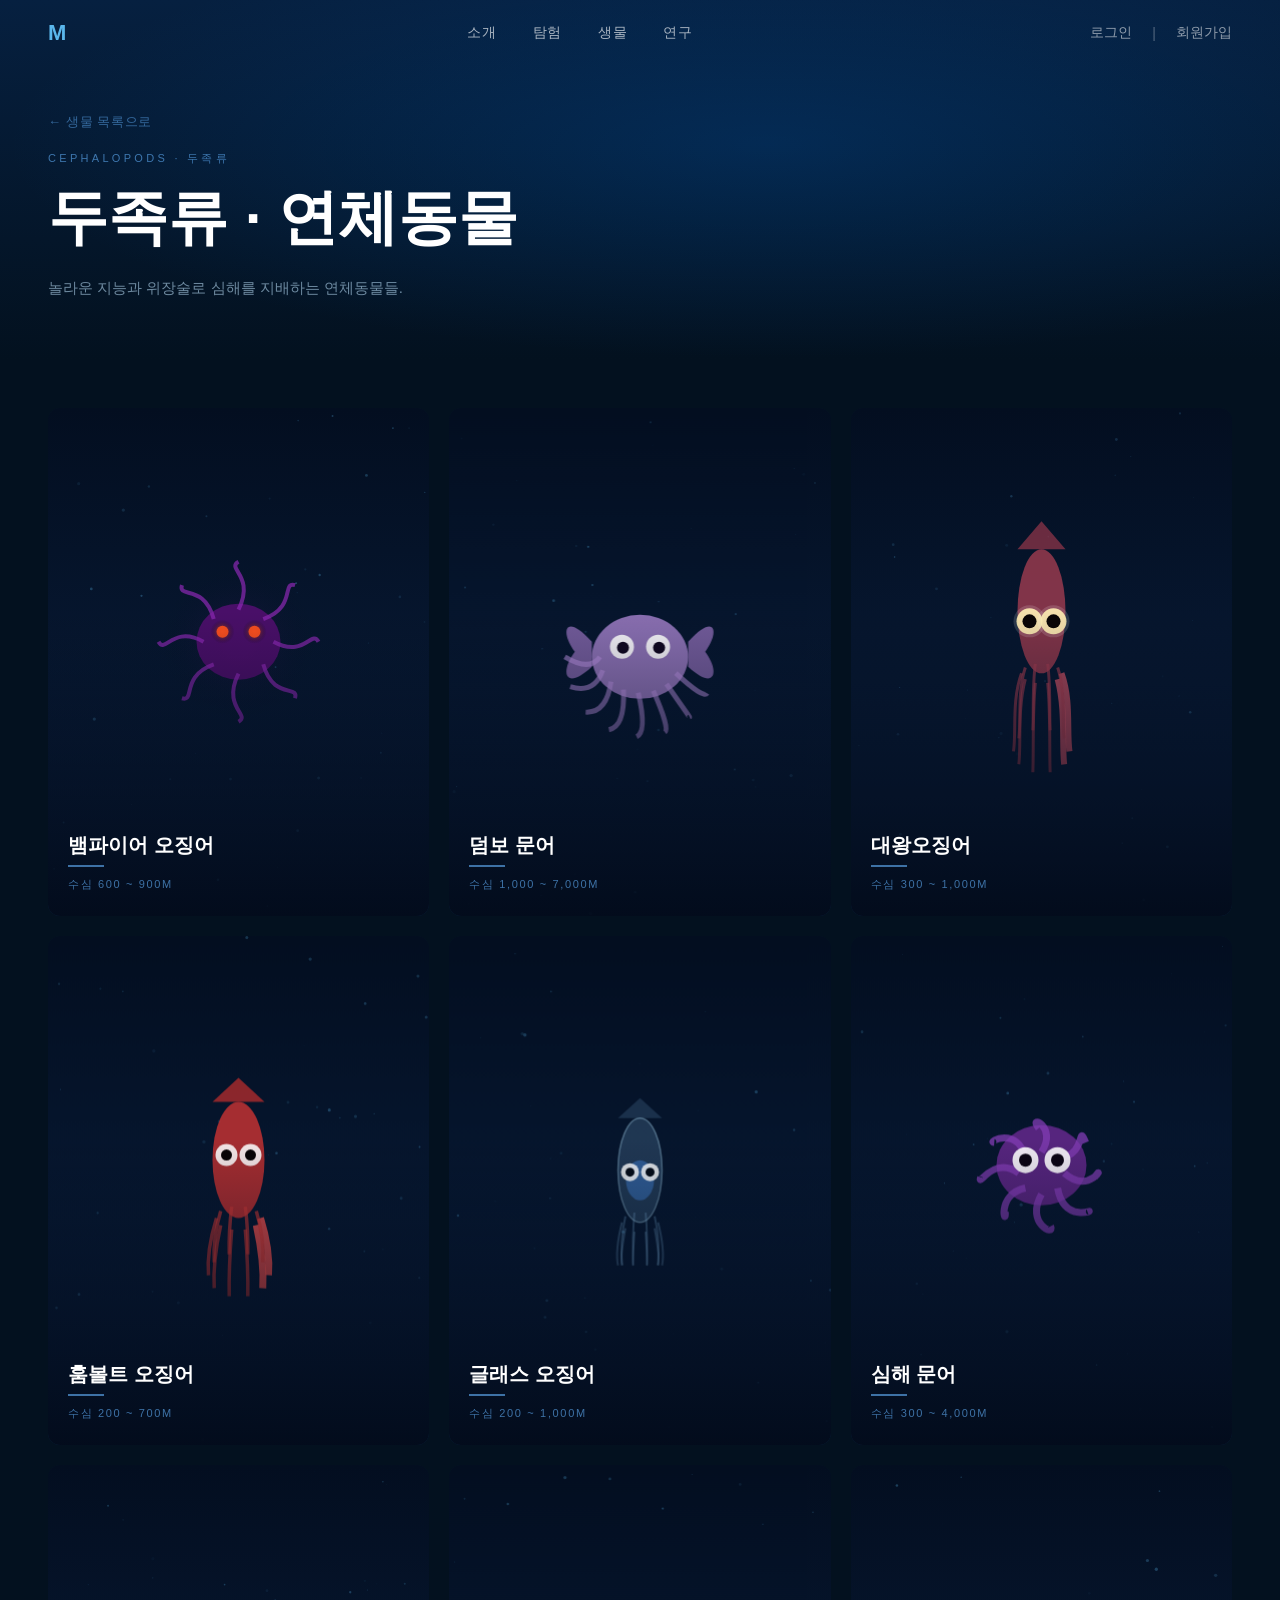
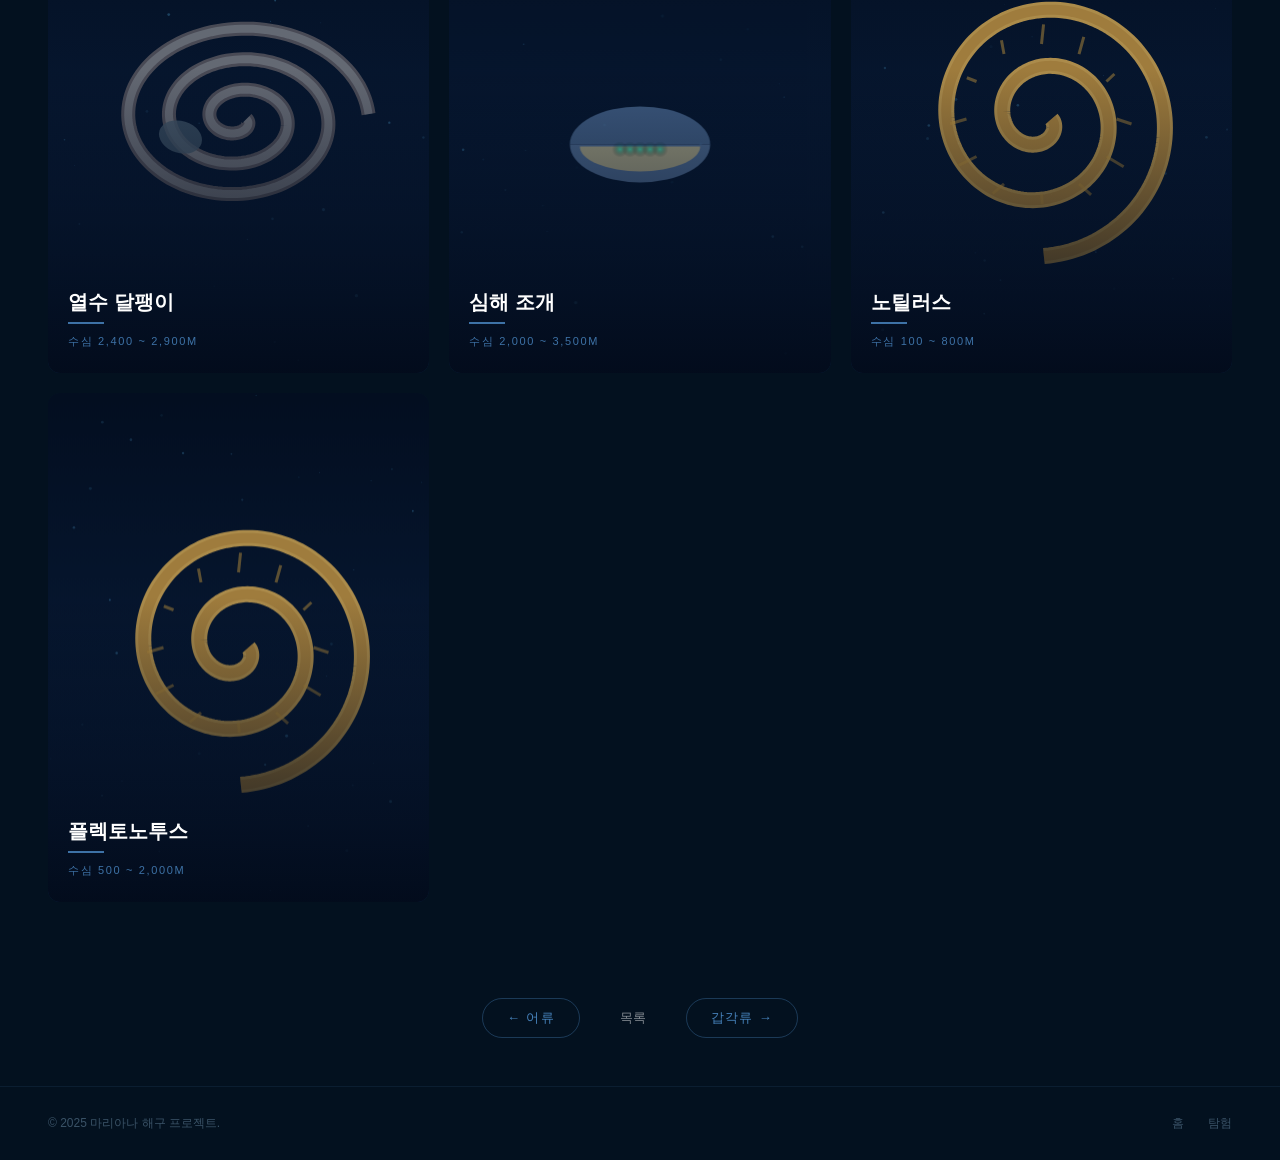
<file: cephalopod.html>
<!DOCTYPE html>
<html lang="ko">
<head>
  <meta charset="UTF-8"/>
  <meta name="viewport" content="width=device-width,initial-scale=1.0"/>
  <title>마리아나 해구 — 두족류·연체동물</title>
  <link rel="stylesheet" href="style.css"/>
</head>
<body>
<div class="site">

  <nav>
    <div class="nav-logo">M</div>
    <div class="nav-links">
      <a href="index.html">소개</a><a href="explore.html">탐험</a>
      <a href="index.html#creatures">생물</a><a href="index.html#zones">연구</a>
    </div>
    <div class="nav-auth">
      <a href="#">로그인</a><span class="nav-divider">|</span><a href="#">회원가입</a>
    </div>
  </nav>

  <div class="sub-hero">
    <div class="sub-hero-content">
      <a href="index.html#creatures" class="breadcrumb">← 생물 목록으로</a>
      <div class="sub-tag">Cephalopods · 두족류</div>
      <h1 class="sub-title">두족류 · 연체동물</h1>
      <p class="sub-desc">놀라운 지능과 위장술로 심해를 지배하는 연체동물들.</p>
    </div>
  </div>

  <div class="creature-grid" id="creatureGrid">
    <div class="creature-card" data-idx="0"><canvas></canvas><div class="creature-card-overlay"></div>
      <div class="creature-info"><div class="creature-name">뱀파이어 오징어</div><div class="creature-name-divider"></div>
        <div class="creature-desc">위협 시 망토처럼 몸을 감싸며 가시를 드러냅니다. 오징어와 문어의 특성을 동시에 가진 고대 연체동물.</div>
        <div class="creature-depth">수심 600 ~ 900m</div></div></div>

    <div class="creature-card" data-idx="1"><canvas></canvas><div class="creature-card-overlay"></div>
      <div class="creature-info"><div class="creature-name">덤보 문어</div><div class="creature-name-divider"></div>
        <div class="creature-desc">귀처럼 생긴 지느러미로 천천히 유영합니다. 심해에서 발견되는 가장 귀여운 두족류.</div>
        <div class="creature-depth">수심 1,000 ~ 7,000m</div></div></div>

    <div class="creature-card" data-idx="2"><canvas></canvas><div class="creature-card-overlay"></div>
      <div class="creature-info"><div class="creature-name">대왕오징어</div><div class="creature-name-divider"></div>
        <div class="creature-desc">눈 지름만 30cm에 달하는 거대 두족류. 향유고래와 치열한 사냥 전쟁을 벌입니다.</div>
        <div class="creature-depth">수심 300 ~ 1,000m</div></div></div>

    <div class="creature-card" data-idx="3"><canvas></canvas><div class="creature-card-overlay"></div>
      <div class="creature-info"><div class="creature-name">훔볼트 오징어</div><div class="creature-name-divider"></div>
        <div class="creature-desc">몸 색깔을 빠르게 바꾸며 집단으로 사냥합니다. 강한 부리로 먹이를 절단합니다.</div>
        <div class="creature-depth">수심 200 ~ 700m</div></div></div>

    <div class="creature-card" data-idx="4"><canvas></canvas><div class="creature-card-overlay"></div>
      <div class="creature-info"><div class="creature-name">글래스 오징어</div><div class="creature-name-divider"></div>
        <div class="creature-desc">몸이 투명하여 포식자의 눈을 피합니다. 내장만 불투명하게 보이는 독특한 구조.</div>
        <div class="creature-depth">수심 200 ~ 1,000m</div></div></div>

    <div class="creature-card" data-idx="5"><canvas></canvas><div class="creature-card-overlay"></div>
      <div class="creature-info"><div class="creature-name">심해 문어</div><div class="creature-name-divider"></div>
        <div class="creature-desc">빛이 전혀 없는 환경에서 화학 신호로 소통합니다. 피부의 광수용체로 색을 감지합니다.</div>
        <div class="creature-depth">수심 300 ~ 4,000m</div></div></div>

    <div class="creature-card" data-idx="6"><canvas></canvas><div class="creature-card-overlay"></div>
      <div class="creature-info"><div class="creature-name">열수 달팽이</div><div class="creature-name-divider"></div>
        <div class="creature-desc">황화철을 껍데기에 흡수해 철갑 껍데기를 형성합니다. 열수분출공 주변에만 서식합니다.</div>
        <div class="creature-depth">수심 2,400 ~ 2,900m</div></div></div>

    <div class="creature-card" data-idx="7"><canvas></canvas><div class="creature-card-overlay"></div>
      <div class="creature-info"><div class="creature-name">심해 조개</div><div class="creature-name-divider"></div>
        <div class="creature-desc">열수분출공 주변에서 황화수소로 에너지를 얻는 공생 박테리아를 품고 살아갑니다.</div>
        <div class="creature-depth">수심 2,000 ~ 3,500m</div></div></div>

    <div class="creature-card" data-idx="8"><canvas></canvas><div class="creature-card-overlay"></div>
      <div class="creature-info"><div class="creature-name">노틸러스</div><div class="creature-name-divider"></div>
        <div class="creature-desc">수억 년간 형태가 변하지 않은 살아있는 화석. 나선형 껍데기 속 공기방으로 부력을 조절합니다.</div>
        <div class="creature-depth">수심 100 ~ 800m</div></div></div>

    <div class="creature-card" data-idx="9"><canvas></canvas><div class="creature-card-overlay"></div>
      <div class="creature-info"><div class="creature-name">플렉토노투스</div><div class="creature-name-divider"></div>
        <div class="creature-desc">극심한 수압 속에서도 연약한 몸을 유지하는 희귀 연체동물. 발광 기관을 통해 위협을 줍니다.</div>
        <div class="creature-depth">수심 500 ~ 2,000m</div></div></div>
  </div>

  <div class="sub-nav-btns">
    <a href="fish.html" class="sub-nav-btn">← 어류</a>
    <a href="index.html#creatures" class="sub-nav-home">목록</a>
    <a href="crustacean.html" class="sub-nav-btn">갑각류 →</a>
  </div>

  <footer>
    <div class="footer-copy">© 2025 마리아나 해구 프로젝트.</div>
    <div class="footer-links"><a href="index.html">홈</a><a href="explore.html">탐험</a></div>
  </footer>
</div>
<script src="script.js"></script>
</body>
</html>
</file>
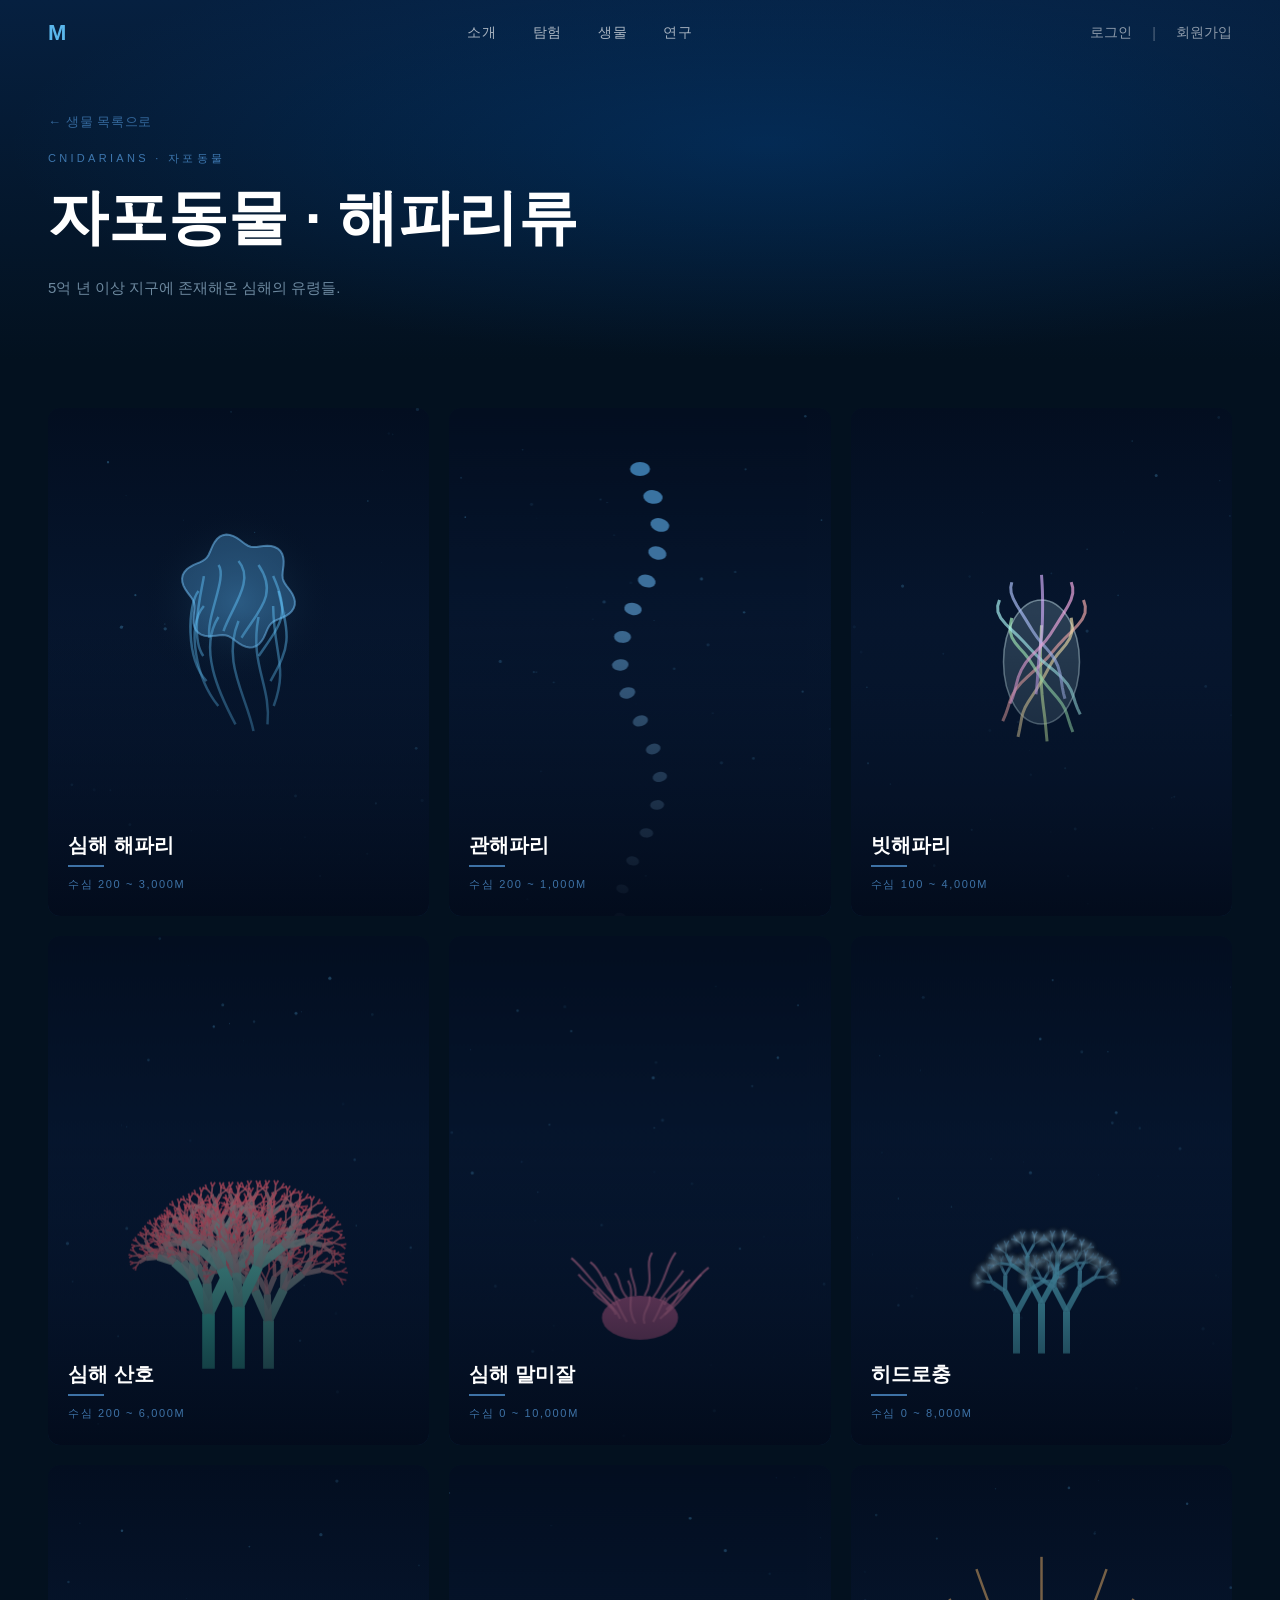
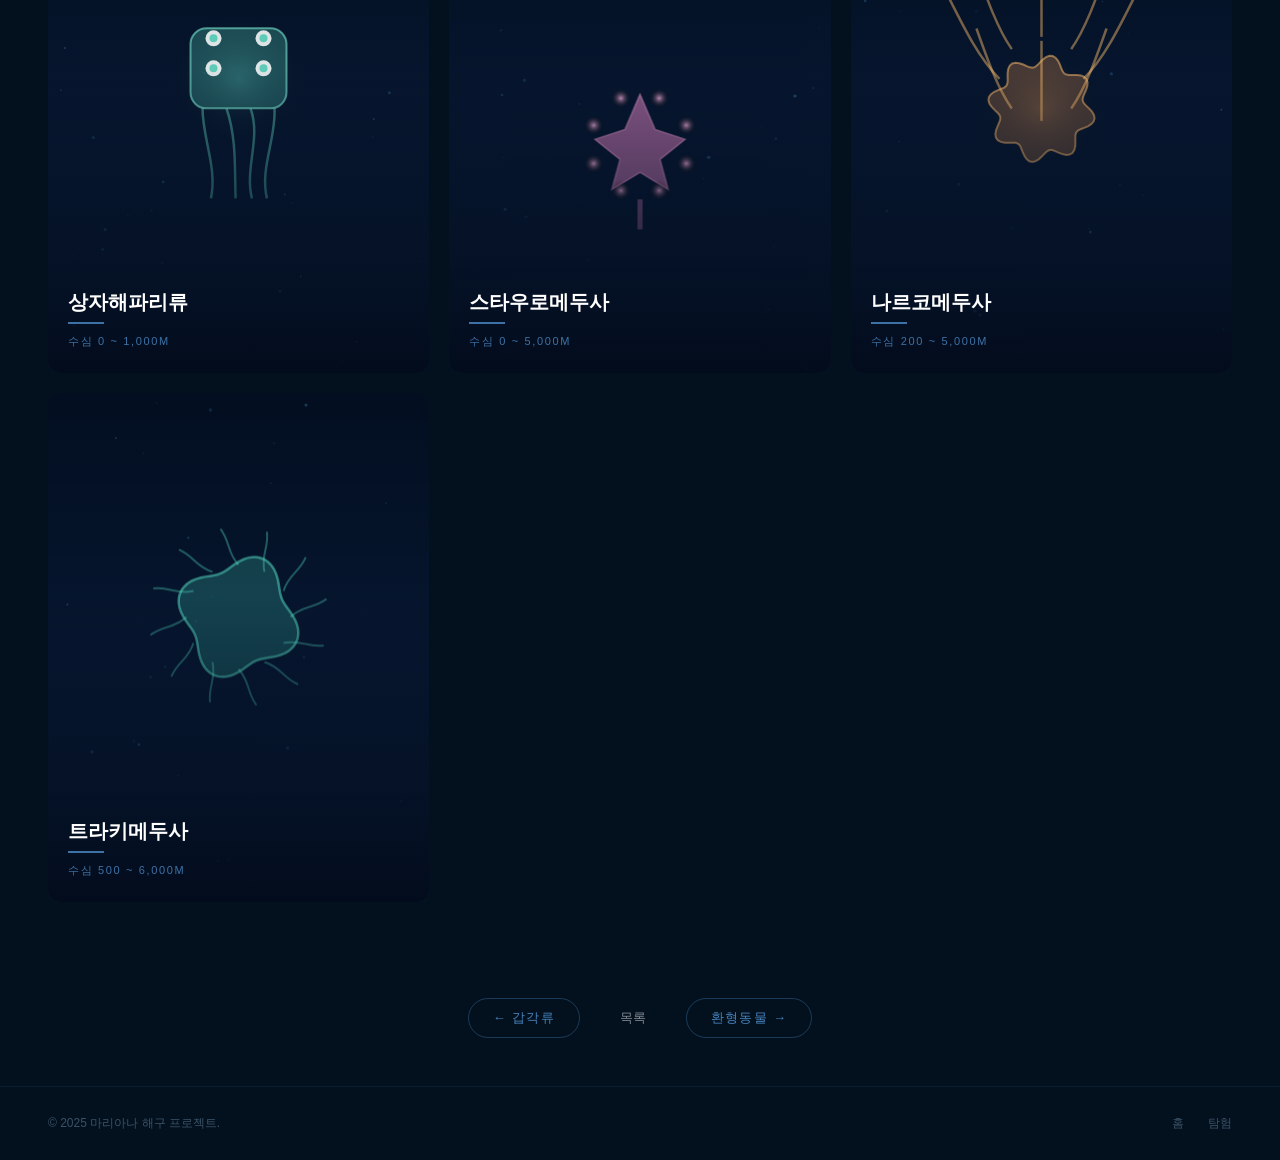
<file: cnidarian.html>
<!DOCTYPE html>
<html lang="ko">
<head>
  <meta charset="UTF-8"/>
  <meta name="viewport" content="width=device-width,initial-scale=1.0"/>
  <title>마리아나 해구 — 자포동물·해파리류</title>
  <link rel="stylesheet" href="style.css"/>
</head>
<body>
<div class="site">
  <nav>
    <div class="nav-logo">M</div>
    <div class="nav-links">
      <a href="index.html">소개</a><a href="explore.html">탐험</a>
      <a href="index.html#creatures">생물</a><a href="index.html#zones">연구</a>
    </div>
    <div class="nav-auth"><a href="#">로그인</a><span class="nav-divider">|</span><a href="#">회원가입</a></div>
  </nav>

  <div class="sub-hero">
    <div class="sub-hero-content">
      <a href="index.html#creatures" class="breadcrumb">← 생물 목록으로</a>
      <div class="sub-tag">Cnidarians · 자포동물</div>
      <h1 class="sub-title">자포동물 · 해파리류</h1>
      <p class="sub-desc">5억 년 이상 지구에 존재해온 심해의 유령들.</p>
    </div>
  </div>

  <div class="creature-grid" id="creatureGrid">
    <div class="creature-card" data-idx="0"><canvas></canvas><div class="creature-card-overlay"></div>
      <div class="creature-info"><div class="creature-name">심해 해파리</div><div class="creature-name-divider"></div>
        <div class="creature-desc">완전한 암흑 속에서 생물발광으로 빛을 냅니다. 뇌도 심장도 없이 5억 년을 살아온 생물입니다.</div>
        <div class="creature-depth">수심 200 ~ 3,000m</div></div></div>

    <div class="creature-card" data-idx="1"><canvas></canvas><div class="creature-card-overlay"></div>
      <div class="creature-info"><div class="creature-name">관해파리</div><div class="creature-name-divider"></div>
        <div class="creature-desc">수십 미터 길이의 군체 생물로 지구 최장 동물 중 하나. 수천 개의 개체가 하나처럼 움직입니다.</div>
        <div class="creature-depth">수심 200 ~ 1,000m</div></div></div>

    <div class="creature-card" data-idx="2"><canvas></canvas><div class="creature-card-overlay"></div>
      <div class="creature-info"><div class="creature-name">빗해파리</div><div class="creature-name-divider"></div>
        <div class="creature-desc">섬유 대신 섬모로 유영하는 투명 생물. 빛을 산란시켜 무지개빛을 만들어냅니다.</div>
        <div class="creature-depth">수심 100 ~ 4,000m</div></div></div>

    <div class="creature-card" data-idx="3"><canvas></canvas><div class="creature-card-overlay"></div>
      <div class="creature-info"><div class="creature-name">심해 산호</div><div class="creature-name-divider"></div>
        <div class="creature-desc">빛 없이도 수백 년간 자라는 냉수 산호. 수온 4°C 이하의 심해에서도 생태계를 형성합니다.</div>
        <div class="creature-depth">수심 200 ~ 6,000m</div></div></div>

    <div class="creature-card" data-idx="4"><canvas></canvas><div class="creature-card-overlay"></div>
      <div class="creature-info"><div class="creature-name">심해 말미잘</div><div class="creature-name-divider"></div>
        <div class="creature-desc">해저 퇴적물 위에 고착하여 먹이를 포획합니다. 독침이 달린 촉수로 지나가는 생물을 마비시킵니다.</div>
        <div class="creature-depth">수심 0 ~ 10,000m</div></div></div>

    <div class="creature-card" data-idx="5"><canvas></canvas><div class="creature-card-overlay"></div>
      <div class="creature-info"><div class="creature-name">히드로충</div><div class="creature-name-divider"></div>
        <div class="creature-desc">해파리의 친척으로 군체를 이루어 암벽에 서식합니다. 무성생식과 유성생식을 번갈아 합니다.</div>
        <div class="creature-depth">수심 0 ~ 8,000m</div></div></div>

    <div class="creature-card" data-idx="6"><canvas></canvas><div class="creature-card-overlay"></div>
      <div class="creature-info"><div class="creature-name">상자해파리류</div><div class="creature-name-divider"></div>
        <div class="creature-desc">강력한 독침을 가진 사각형 심해 해파리. 24개의 눈 중 4개는 색을 볼 수 있습니다.</div>
        <div class="creature-depth">수심 0 ~ 1,000m</div></div></div>

    <div class="creature-card" data-idx="7"><canvas></canvas><div class="creature-card-overlay"></div>
      <div class="creature-info"><div class="creature-name">스타우로메두사</div><div class="creature-name-divider"></div>
        <div class="creature-desc">해저 바닥에 붙어 사는 고착형 해파리. 자유롭게 유영하지 않고 기질에 흡착해 생활합니다.</div>
        <div class="creature-depth">수심 0 ~ 5,000m</div></div></div>

    <div class="creature-card" data-idx="8"><canvas></canvas><div class="creature-card-overlay"></div>
      <div class="creature-info"><div class="creature-name">나르코메두사</div><div class="creature-name-divider"></div>
        <div class="creature-desc">촉수가 몸 위쪽에 달린 특이한 형태의 해파리. 다른 해파리의 몸에 기생하는 특이한 습성을 가집니다.</div>
        <div class="creature-depth">수심 200 ~ 5,000m</div></div></div>

    <div class="creature-card" data-idx="9"><canvas></canvas><div class="creature-card-overlay"></div>
      <div class="creature-info"><div class="creature-name">트라키메두사</div><div class="creature-name-divider"></div>
        <div class="creature-desc">완전한 심해 적응형으로 표층에는 올라오지 않습니다. 근육질 우산으로 강하게 유영합니다.</div>
        <div class="creature-depth">수심 500 ~ 6,000m</div></div></div>
  </div>

  <div class="sub-nav-btns">
    <a href="crustacean.html" class="sub-nav-btn">← 갑각류</a>
    <a href="index.html#creatures" class="sub-nav-home">목록</a>
    <a href="worm.html" class="sub-nav-btn">환형동물 →</a>
  </div>

  <footer>
    <div class="footer-copy">© 2025 마리아나 해구 프로젝트.</div>
    <div class="footer-links"><a href="index.html">홈</a><a href="explore.html">탐험</a></div>
  </footer>
</div>
<script src="script.js"></script>
</body>
</html>
</file>
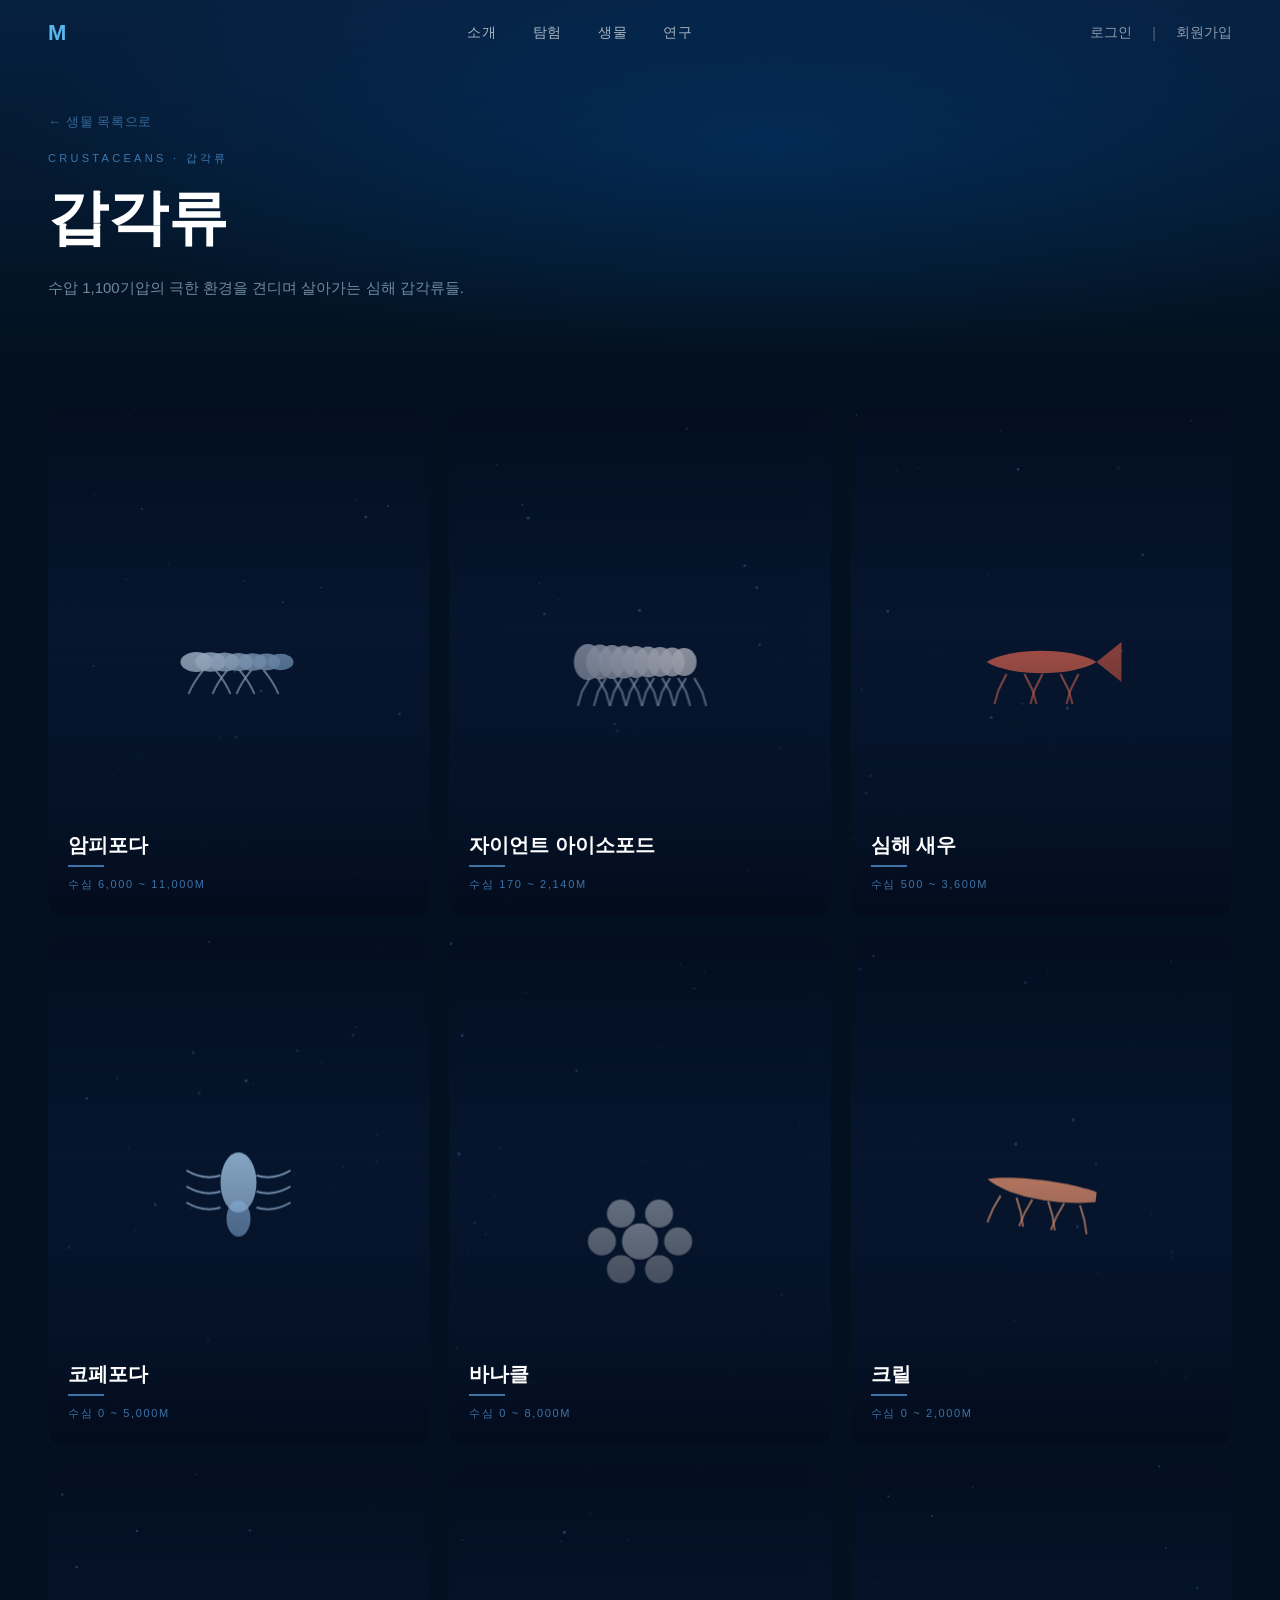
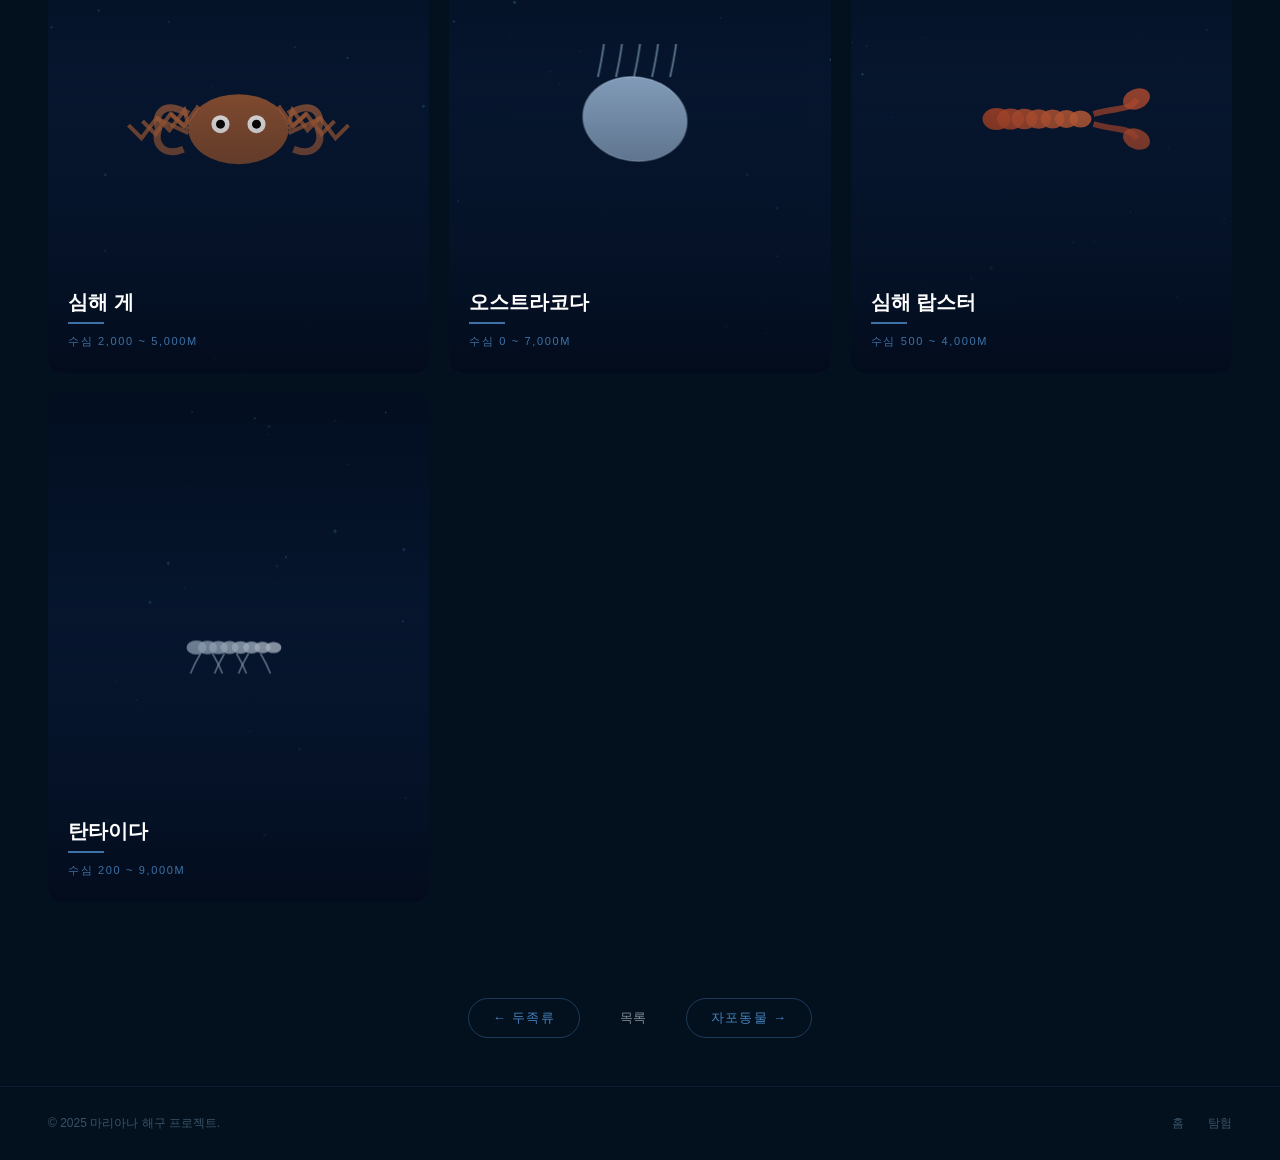
<file: crustacean.html>
<!DOCTYPE html>
<html lang="ko">
<head>
  <meta charset="UTF-8"/>
  <meta name="viewport" content="width=device-width,initial-scale=1.0"/>
  <title>마리아나 해구 — 갑각류</title>
  <link rel="stylesheet" href="style.css"/>
</head>
<body>
<div class="site">
  <nav>
    <div class="nav-logo">M</div>
    <div class="nav-links">
      <a href="index.html">소개</a><a href="explore.html">탐험</a>
      <a href="index.html#creatures">생물</a><a href="index.html#zones">연구</a>
    </div>
    <div class="nav-auth"><a href="#">로그인</a><span class="nav-divider">|</span><a href="#">회원가입</a></div>
  </nav>

  <div class="sub-hero">
    <div class="sub-hero-content">
      <a href="index.html#creatures" class="breadcrumb">← 생물 목록으로</a>
      <div class="sub-tag">Crustaceans · 갑각류</div>
      <h1 class="sub-title">갑각류</h1>
      <p class="sub-desc">수압 1,100기압의 극한 환경을 견디며 살아가는 심해 갑각류들.</p>
    </div>
  </div>

  <div class="creature-grid" id="creatureGrid">
    <div class="creature-card" data-idx="0"><canvas></canvas><div class="creature-card-overlay"></div>
      <div class="creature-info"><div class="creature-name">암피포다</div><div class="creature-name-divider"></div>
        <div class="creature-desc">챌린저 딥 최심부에서도 발견되는 극한 적응 갑각류. 수압 1,100기압을 견디며 해저를 청소합니다.</div>
        <div class="creature-depth">수심 6,000 ~ 11,000m</div></div></div>

    <div class="creature-card" data-idx="1"><canvas></canvas><div class="creature-card-overlay"></div>
      <div class="creature-info"><div class="creature-name">자이언트 아이소포드</div><div class="creature-name-divider"></div>
        <div class="creature-desc">쥐며느리의 친척으로 길이 최대 50cm까지 자랍니다. 먹이 없이 수년간 생존 가능합니다.</div>
        <div class="creature-depth">수심 170 ~ 2,140m</div></div></div>

    <div class="creature-card" data-idx="2"><canvas></canvas><div class="creature-card-overlay"></div>
      <div class="creature-info"><div class="creature-name">심해 새우</div><div class="creature-name-divider"></div>
        <div class="creature-desc">눈이 퇴화하거나 열 감지 기관으로 대체된 심해 새우. 열수분출공 주변에서 황화수소를 이용합니다.</div>
        <div class="creature-depth">수심 500 ~ 3,600m</div></div></div>

    <div class="creature-card" data-idx="3"><canvas></canvas><div class="creature-card-overlay"></div>
      <div class="creature-info"><div class="creature-name">코페포다</div><div class="creature-name-divider"></div>
        <div class="creature-desc">해양 먹이사슬의 핵심이 되는 초소형 갑각류. 전 세계 해양에서 가장 많은 동물 중 하나입니다.</div>
        <div class="creature-depth">수심 0 ~ 5,000m</div></div></div>

    <div class="creature-card" data-idx="4"><canvas></canvas><div class="creature-card-overlay"></div>
      <div class="creature-info"><div class="creature-name">바나클</div><div class="creature-name-divider"></div>
        <div class="creature-desc">심해 암석과 고래 뼈에 붙어 서식하는 만각류. 자신의 몸길이보다 긴 음경을 가진 동물로 유명합니다.</div>
        <div class="creature-depth">수심 0 ~ 8,000m</div></div></div>

    <div class="creature-card" data-idx="5"><canvas></canvas><div class="creature-card-overlay"></div>
      <div class="creature-info"><div class="creature-name">크릴</div><div class="creature-name-divider"></div>
        <div class="creature-desc">심해까지 수직 이동하며 탄소 순환에 기여하는 무리 생물. 고래와 펭귄의 주요 먹이입니다.</div>
        <div class="creature-depth">수심 0 ~ 2,000m</div></div></div>

    <div class="creature-card" data-idx="6"><canvas></canvas><div class="creature-card-overlay"></div>
      <div class="creature-info"><div class="creature-name">심해 게</div><div class="creature-name-divider"></div>
        <div class="creature-desc">열수분출공 주변 황화수소 환경에서 생존하는 게. 털로 뒤덮인 집게발이 특징입니다.</div>
        <div class="creature-depth">수심 2,000 ~ 5,000m</div></div></div>

    <div class="creature-card" data-idx="7"><canvas></canvas><div class="creature-card-overlay"></div>
      <div class="creature-info"><div class="creature-name">오스트라코다</div><div class="creature-name-divider"></div>
        <div class="creature-desc">두 장의 껍데기를 가진 씨앗 모양의 소형 갑각류. 화석 기록이 5억 년 전으로 거슬러 올라갑니다.</div>
        <div class="creature-depth">수심 0 ~ 7,000m</div></div></div>

    <div class="creature-card" data-idx="8"><canvas></canvas><div class="creature-card-overlay"></div>
      <div class="creature-info"><div class="creature-name">심해 랍스터</div><div class="creature-name-divider"></div>
        <div class="creature-desc">감각 기관이 극도로 발달한 심해 랍스터. 화학 물질로 먹이를 감지하며 느린 신진대사로 수십 년을 삽니다.</div>
        <div class="creature-depth">수심 500 ~ 4,000m</div></div></div>

    <div class="creature-card" data-idx="9"><canvas></canvas><div class="creature-card-overlay"></div>
      <div class="creature-info"><div class="creature-name">탄타이다</div><div class="creature-name-divider"></div>
        <div class="creature-desc">해저 퇴적물 속에 굴을 파고 서식하는 소형 갑각류. 다른 갑각류와 달리 유생 단계를 거치지 않습니다.</div>
        <div class="creature-depth">수심 200 ~ 9,000m</div></div></div>
  </div>

  <div class="sub-nav-btns">
    <a href="cephalopod.html" class="sub-nav-btn">← 두족류</a>
    <a href="index.html#creatures" class="sub-nav-home">목록</a>
    <a href="cnidarian.html" class="sub-nav-btn">자포동물 →</a>
  </div>

  <footer>
    <div class="footer-copy">© 2025 마리아나 해구 프로젝트.</div>
    <div class="footer-links"><a href="index.html">홈</a><a href="explore.html">탐험</a></div>
  </footer>
</div>
<script src="script.js"></script>
</body>
</html>
</file>
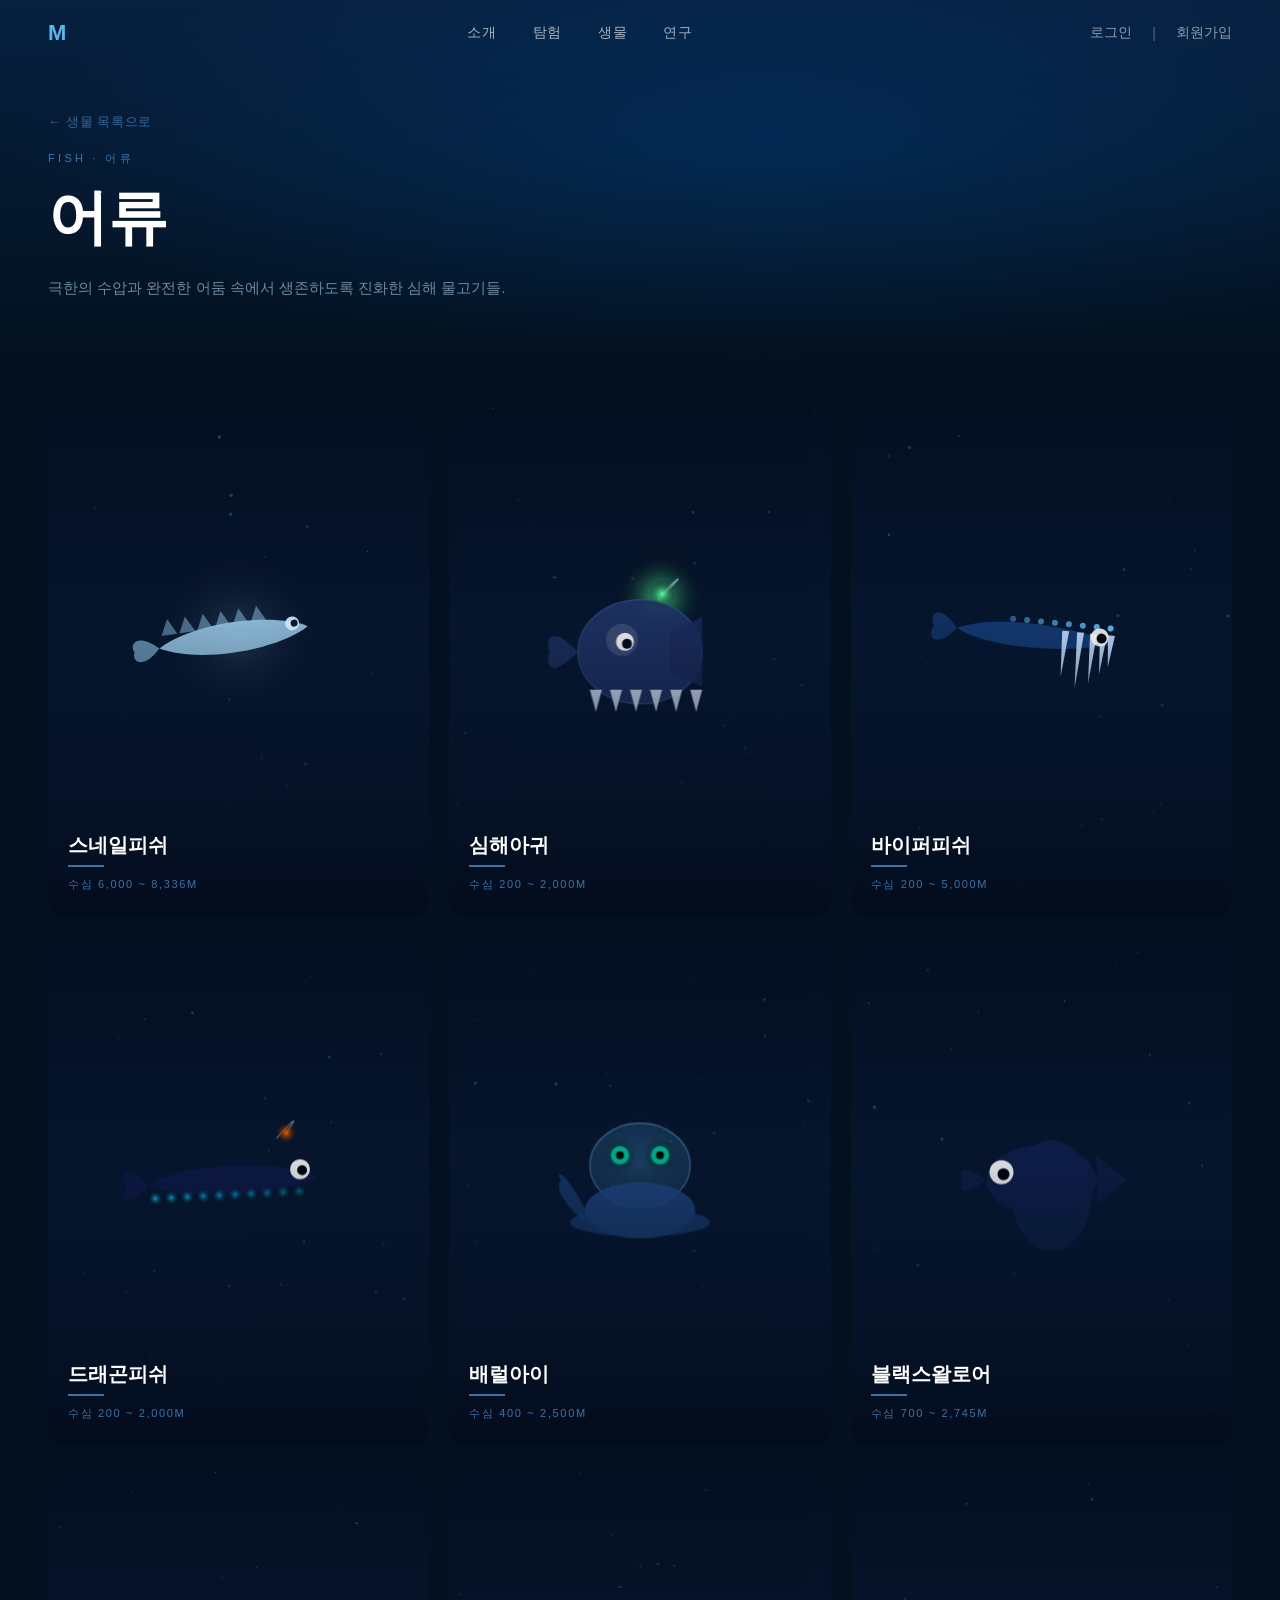
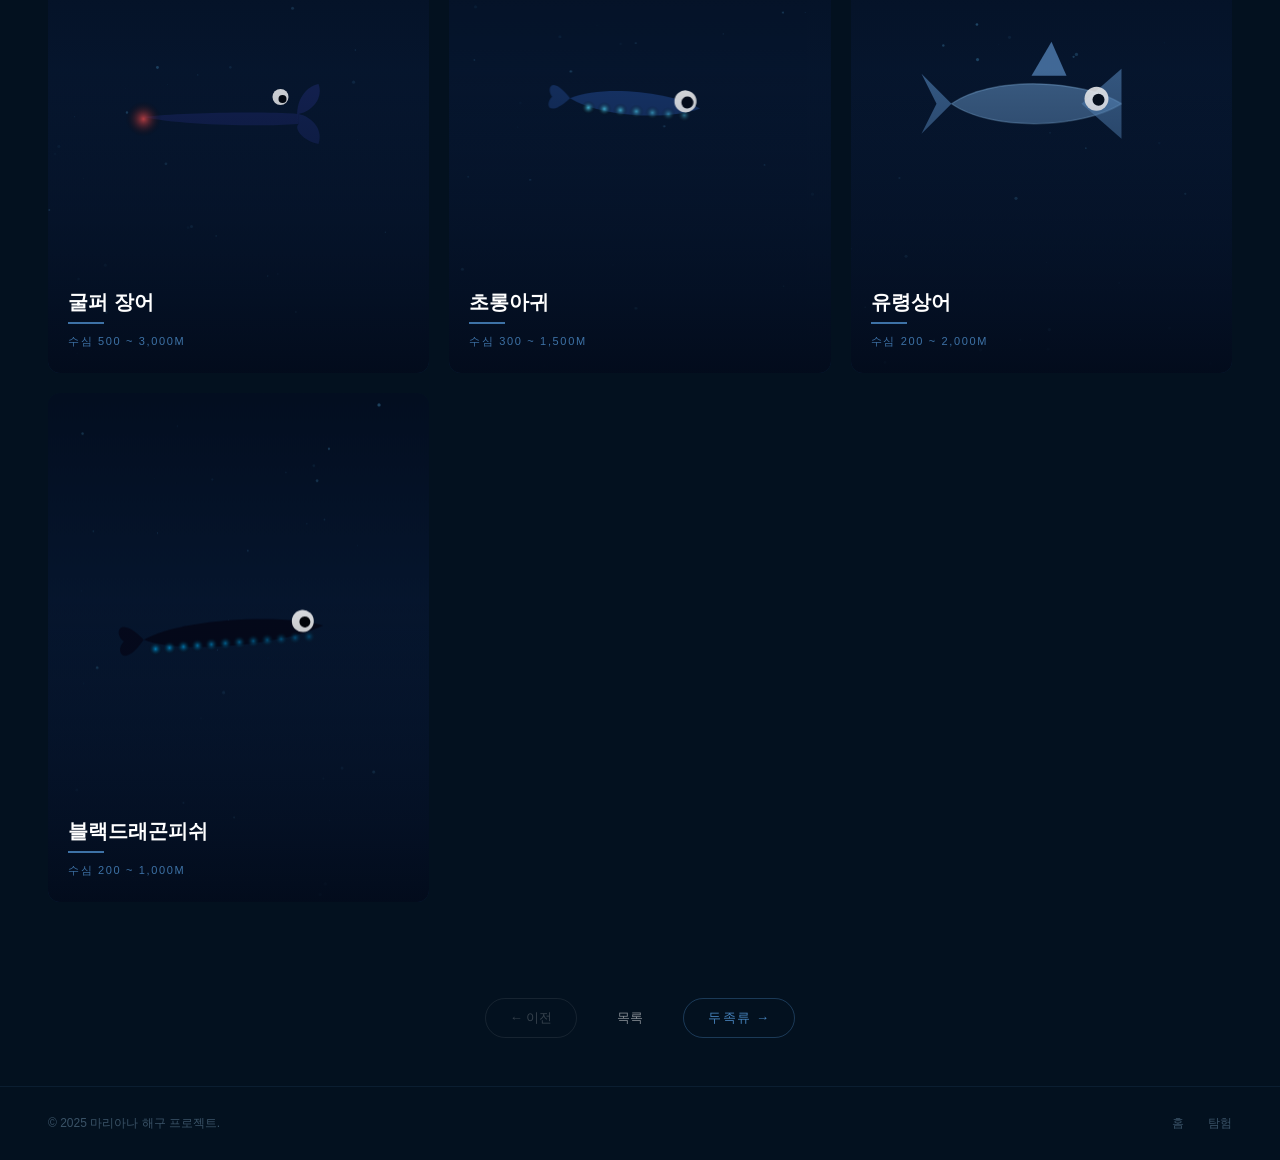
<file: fish.html>
<!DOCTYPE html>
<html lang="ko">
<head>
  <meta charset="UTF-8"/>
  <meta name="viewport" content="width=device-width,initial-scale=1.0"/>
  <title>마리아나 해구 — 어류</title>
  <link rel="stylesheet" href="style.css"/>
</head>
<body>
<div class="site">

  <nav>
    <div class="nav-logo">M</div>
    <div class="nav-links">
      <a href="index.html">소개</a>
      <a href="explore.html">탐험</a>
      <a href="index.html#creatures">생물</a>
      <a href="index.html#zones">연구</a>
    </div>
    <div class="nav-auth">
      <a href="#">로그인</a><span class="nav-divider">|</span><a href="#">회원가입</a>
    </div>
  </nav>

  <div class="sub-hero">
    <div class="sub-hero-content">
      <a href="index.html#creatures" class="breadcrumb">← 생물 목록으로</a>
      <div class="sub-tag">Fish · 어류</div>
      <h1 class="sub-title">어류</h1>
      <p class="sub-desc">극한의 수압과 완전한 어둠 속에서 생존하도록 진화한 심해 물고기들.</p>
    </div>
  </div>

  <div class="creature-grid" id="creatureGrid">
    <div class="creature-card" data-idx="0">
      <canvas></canvas><div class="creature-card-overlay"></div>
      <div class="creature-info">
        <div class="creature-name">스네일피쉬</div>
        <div class="creature-name-divider"></div>
        <div class="creature-desc">수심 8,336m에서 발견된 가장 깊은 곳의 척추동물. 압력에 적응한 유연한 몸을 가집니다.</div>
        <div class="creature-depth">수심 6,000 ~ 8,336m</div>
      </div>
    </div>
    <div class="creature-card" data-idx="1">
      <canvas></canvas><div class="creature-card-overlay"></div>
      <div class="creature-info">
        <div class="creature-name">심해아귀</div>
        <div class="creature-name-divider"></div>
        <div class="creature-desc">머리의 발광 기관(에스카)으로 먹이를 유인합니다. 암컷이 수컷보다 수십 배 크며, 수컷은 암컷 몸에 기생합니다.</div>
        <div class="creature-depth">수심 200 ~ 2,000m</div>
      </div>
    </div>
    <div class="creature-card" data-idx="2">
      <canvas></canvas><div class="creature-card-overlay"></div>
      <div class="creature-info">
        <div class="creature-name">바이퍼피쉬</div>
        <div class="creature-name-divider"></div>
        <div class="creature-desc">몸길이의 절반에 달하는 거대한 이빨을 가진 심해어. 빠른 속도로 먹이를 낚아챕니다.</div>
        <div class="creature-depth">수심 200 ~ 5,000m</div>
      </div>
    </div>
    <div class="creature-card" data-idx="3">
      <canvas></canvas><div class="creature-card-overlay"></div>
      <div class="creature-info">
        <div class="creature-name">드래곤피쉬</div>
        <div class="creature-name-divider"></div>
        <div class="creature-desc">턱 아래 발광 기관으로 먹이를 유인하는 심해어. 붉은 빛을 방출해 적외선 사냥을 합니다.</div>
        <div class="creature-depth">수심 200 ~ 2,000m</div>
      </div>
    </div>
    <div class="creature-card" data-idx="4">
      <canvas></canvas><div class="creature-card-overlay"></div>
      <div class="creature-info">
        <div class="creature-name">배럴아이</div>
        <div class="creature-name-divider"></div>
        <div class="creature-desc">투명한 머리 속에 위를 향한 통형 눈을 가진 물고기. 희미한 빛도 감지할 수 있습니다.</div>
        <div class="creature-depth">수심 400 ~ 2,500m</div>
      </div>
    </div>
    <div class="creature-card" data-idx="5">
      <canvas></canvas><div class="creature-card-overlay"></div>
      <div class="creature-info">
        <div class="creature-name">블랙스왈로어</div>
        <div class="creature-name-divider"></div>
        <div class="creature-desc">자기 몸의 10배 크기 먹이를 통째로 삼킬 수 있는 심해어. 위장이 풍선처럼 늘어납니다.</div>
        <div class="creature-depth">수심 700 ~ 2,745m</div>
      </div>
    </div>
    <div class="creature-card" data-idx="6">
      <canvas></canvas><div class="creature-card-overlay"></div>
      <div class="creature-info">
        <div class="creature-name">굴퍼 장어</div>
        <div class="creature-name-divider"></div>
        <div class="creature-desc">거대한 입과 풍선처럼 늘어나는 위장을 가진 심해 뱀장어류. 꼬리에 발광 기관이 있습니다.</div>
        <div class="creature-depth">수심 500 ~ 3,000m</div>
      </div>
    </div>
    <div class="creature-card" data-idx="7">
      <canvas></canvas><div class="creature-card-overlay"></div>
      <div class="creature-info">
        <div class="creature-name">초롱아귀</div>
        <div class="creature-name-divider"></div>
        <div class="creature-desc">몸에 발광기관이 줄지어 배열된 심해어. 독자적으로 빛을 만들어 어둠 속에서 의사소통합니다.</div>
        <div class="creature-depth">수심 300 ~ 1,500m</div>
      </div>
    </div>
    <div class="creature-card" data-idx="8">
      <canvas></canvas><div class="creature-card-overlay"></div>
      <div class="creature-info">
        <div class="creature-name">유령상어</div>
        <div class="creature-name-divider"></div>
        <div class="creature-desc">연골어류로 심해 바닥을 유영하는 희귀 어류. 코에 전기 감지 기관을 가지고 있습니다.</div>
        <div class="creature-depth">수심 200 ~ 2,000m</div>
      </div>
    </div>
    <div class="creature-card" data-idx="9">
      <canvas></canvas><div class="creature-card-overlay"></div>
      <div class="creature-info">
        <div class="creature-name">블랙드래곤피쉬</div>
        <div class="creature-name-divider"></div>
        <div class="creature-desc">암컷이 수컷보다 수십 배 크며 강력한 발광 능력을 가집니다. 수컷은 성체가 되면 소화 기관이 사라집니다.</div>
        <div class="creature-depth">수심 200 ~ 1,000m</div>
      </div>
    </div>
  </div>

  <div class="sub-nav-btns">
    <span class="sub-nav-disabled">← 이전</span>
    <a href="index.html#creatures" class="sub-nav-home">목록</a>
    <a href="cephalopod.html" class="sub-nav-btn">두족류 →</a>
  </div>

  <footer>
    <div class="footer-copy">© 2025 마리아나 해구 프로젝트.</div>
    <div class="footer-links">
      <a href="index.html">홈</a>
      <a href="explore.html">탐험</a>
    </div>
  </footer>

</div>
<script src="script.js"></script>
</body>
</html>
</file>
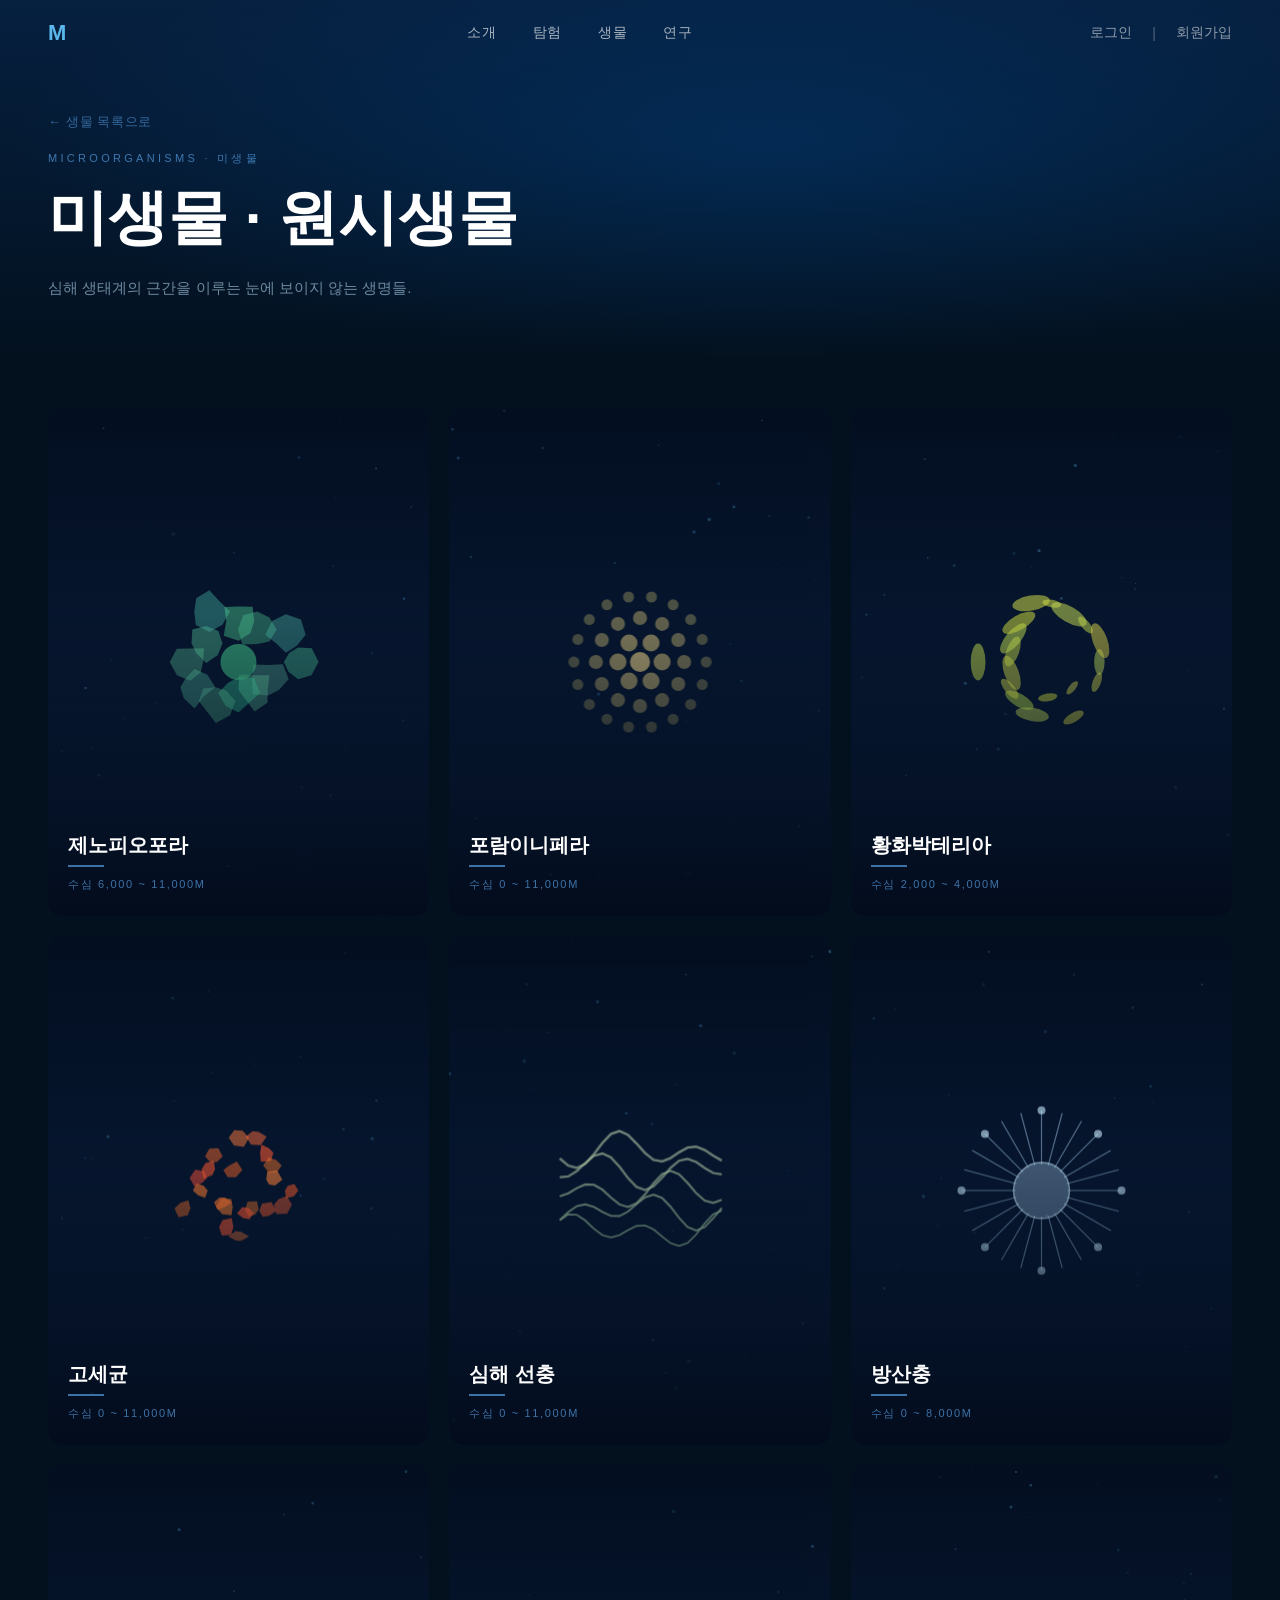
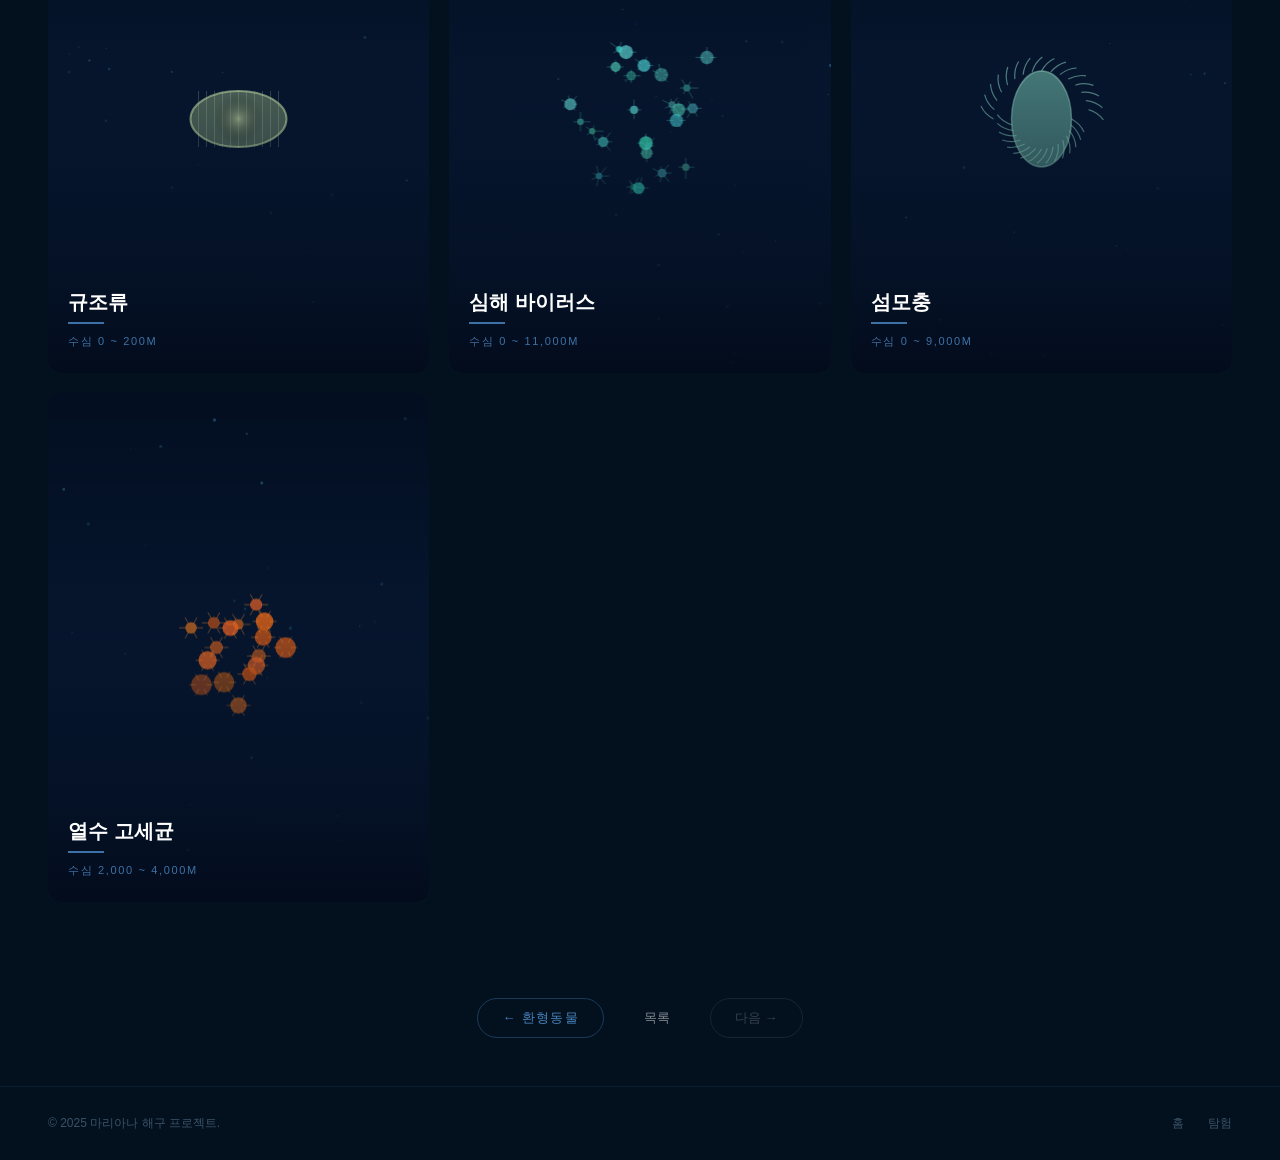
<file: microbe.html>
<!DOCTYPE html>
<html lang="ko">
<head>
  <meta charset="UTF-8"/>
  <meta name="viewport" content="width=device-width,initial-scale=1.0"/>
  <title>마리아나 해구 — 미생물·원시생물</title>
  <link rel="stylesheet" href="style.css"/>
</head>
<body>
<div class="site">
  <nav>
    <div class="nav-logo">M</div>
    <div class="nav-links">
      <a href="index.html">소개</a><a href="explore.html">탐험</a>
      <a href="index.html#creatures">생물</a><a href="index.html#zones">연구</a>
    </div>
    <div class="nav-auth"><a href="#">로그인</a><span class="nav-divider">|</span><a href="#">회원가입</a></div>
  </nav>

  <div class="sub-hero">
    <div class="sub-hero-content">
      <a href="index.html#creatures" class="breadcrumb">← 생물 목록으로</a>
      <div class="sub-tag">Microorganisms · 미생물</div>
      <h1 class="sub-title">미생물 · 원시생물</h1>
      <p class="sub-desc">심해 생태계의 근간을 이루는 눈에 보이지 않는 생명들.</p>
    </div>
  </div>

  <div class="creature-grid" id="creatureGrid">
    <div class="creature-card" data-idx="0"><canvas></canvas><div class="creature-card-overlay"></div>
      <div class="creature-info"><div class="creature-name">제노피오포라</div><div class="creature-name-divider"></div>
        <div class="creature-desc">지구 최대 단세포 생물로 크기 20cm 이상. 마리아나 해구에서 집중적으로 발견되며 해저 퇴적물을 먹습니다.</div>
        <div class="creature-depth">수심 6,000 ~ 11,000m</div></div></div>

    <div class="creature-card" data-idx="1"><canvas></canvas><div class="creature-card-overlay"></div>
      <div class="creature-info"><div class="creature-name">포람이니페라</div><div class="creature-name-divider"></div>
        <div class="creature-desc">탄산칼슘 껍데기를 가진 단세포 생물. 죽으면 해저에 쌓여 퇴적암의 주요 성분이 됩니다.</div>
        <div class="creature-depth">수심 0 ~ 11,000m</div></div></div>

    <div class="creature-card" data-idx="2"><canvas></canvas><div class="creature-card-overlay"></div>
      <div class="creature-info"><div class="creature-name">황화박테리아</div><div class="creature-name-divider"></div>
        <div class="creature-desc">빛 대신 황화수소로 에너지를 만드는 화학합성 생물. 심해 생태계 먹이사슬의 가장 밑바닥을 지탱합니다.</div>
        <div class="creature-depth">수심 2,000 ~ 4,000m</div></div></div>

    <div class="creature-card" data-idx="3"><canvas></canvas><div class="creature-card-overlay"></div>
      <div class="creature-info"><div class="creature-name">고세균</div><div class="creature-name-divider"></div>
        <div class="creature-desc">100°C 이상의 열수와 극압을 견디는 원시 미생물. 지구 생명의 기원을 연구하는 데 핵심적인 생물입니다.</div>
        <div class="creature-depth">수심 0 ~ 11,000m</div></div></div>

    <div class="creature-card" data-idx="4"><canvas></canvas><div class="creature-card-overlay"></div>
      <div class="creature-info"><div class="creature-name">심해 선충</div><div class="creature-name-divider"></div>
        <div class="creature-desc">해저 퇴적층 1㎡에 수백만 마리가 서식하는 실모양 벌레. 지구에서 가장 개체 수가 많은 동물입니다.</div>
        <div class="creature-depth">수심 0 ~ 11,000m</div></div></div>

    <div class="creature-card" data-idx="5"><canvas></canvas><div class="creature-card-overlay"></div>
      <div class="creature-info"><div class="creature-name">방산충</div><div class="creature-name-divider"></div>
        <div class="creature-desc">이산화규소로 만든 정교한 골격을 가진 단세포 생물. 결정처럼 아름다운 대칭 구조로 유명합니다.</div>
        <div class="creature-depth">수심 0 ~ 8,000m</div></div></div>

    <div class="creature-card" data-idx="6"><canvas></canvas><div class="creature-card-overlay"></div>
      <div class="creature-info"><div class="creature-name">규조류</div><div class="creature-name-divider"></div>
        <div class="creature-desc">유리 성분의 껍데기를 가진 단세포 광합성 생물. 지구 산소의 약 20%를 생산하는 핵심 생물입니다.</div>
        <div class="creature-depth">수심 0 ~ 200m</div></div></div>

    <div class="creature-card" data-idx="7"><canvas></canvas><div class="creature-card-overlay"></div>
      <div class="creature-info"><div class="creature-name">심해 바이러스</div><div class="creature-name-divider"></div>
        <div class="creature-desc">심해 미생물 군집의 수와 다양성을 조절합니다. 1ml 해수에 수억 개가 존재하며 물질 순환을 담당합니다.</div>
        <div class="creature-depth">수심 0 ~ 11,000m</div></div></div>

    <div class="creature-card" data-idx="8"><canvas></canvas><div class="creature-card-overlay"></div>
      <div class="creature-info"><div class="creature-name">섬모충</div><div class="creature-name-divider"></div>
        <div class="creature-desc">수천 개의 섬모로 이동하며 박테리아를 포식하는 원생생물. 극한 환경에서도 왕성한 번식력을 보입니다.</div>
        <div class="creature-depth">수심 0 ~ 9,000m</div></div></div>

    <div class="creature-card" data-idx="9"><canvas></canvas><div class="creature-card-overlay"></div>
      <div class="creature-info"><div class="creature-name">열수 고세균</div><div class="creature-name-divider"></div>
        <div class="creature-desc">열수분출공 300°C 이상 환경에서도 생존하는 극한 생물. 화성 등 외계 생명체 연구의 모델 생물입니다.</div>
        <div class="creature-depth">수심 2,000 ~ 4,000m</div></div></div>
  </div>

  <div class="sub-nav-btns">
    <a href="worm.html" class="sub-nav-btn">← 환형동물</a>
    <a href="index.html#creatures" class="sub-nav-home">목록</a>
    <span class="sub-nav-disabled">다음 →</span>
  </div>

  <footer>
    <div class="footer-copy">© 2025 마리아나 해구 프로젝트.</div>
    <div class="footer-links"><a href="index.html">홈</a><a href="explore.html">탐험</a></div>
  </footer>
</div>
<script src="script.js"></script>
</body>
</html>
</file>
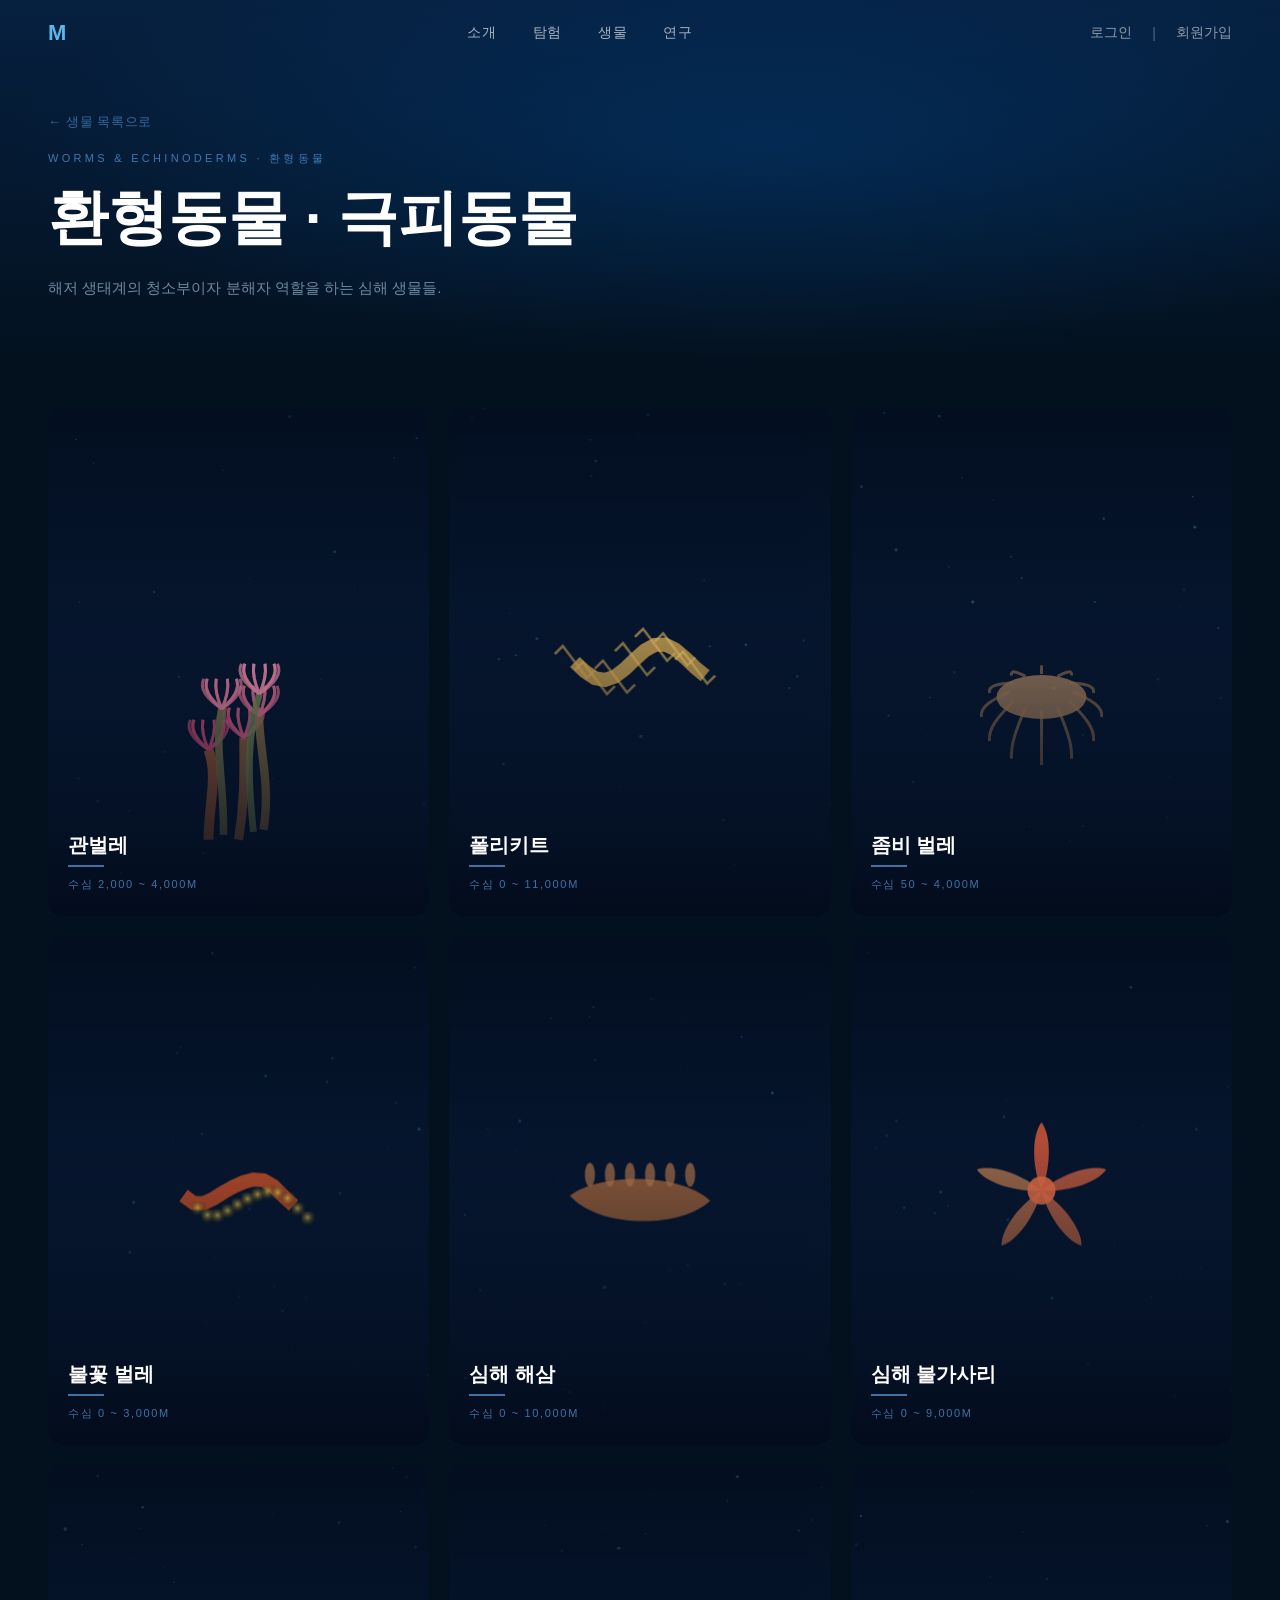
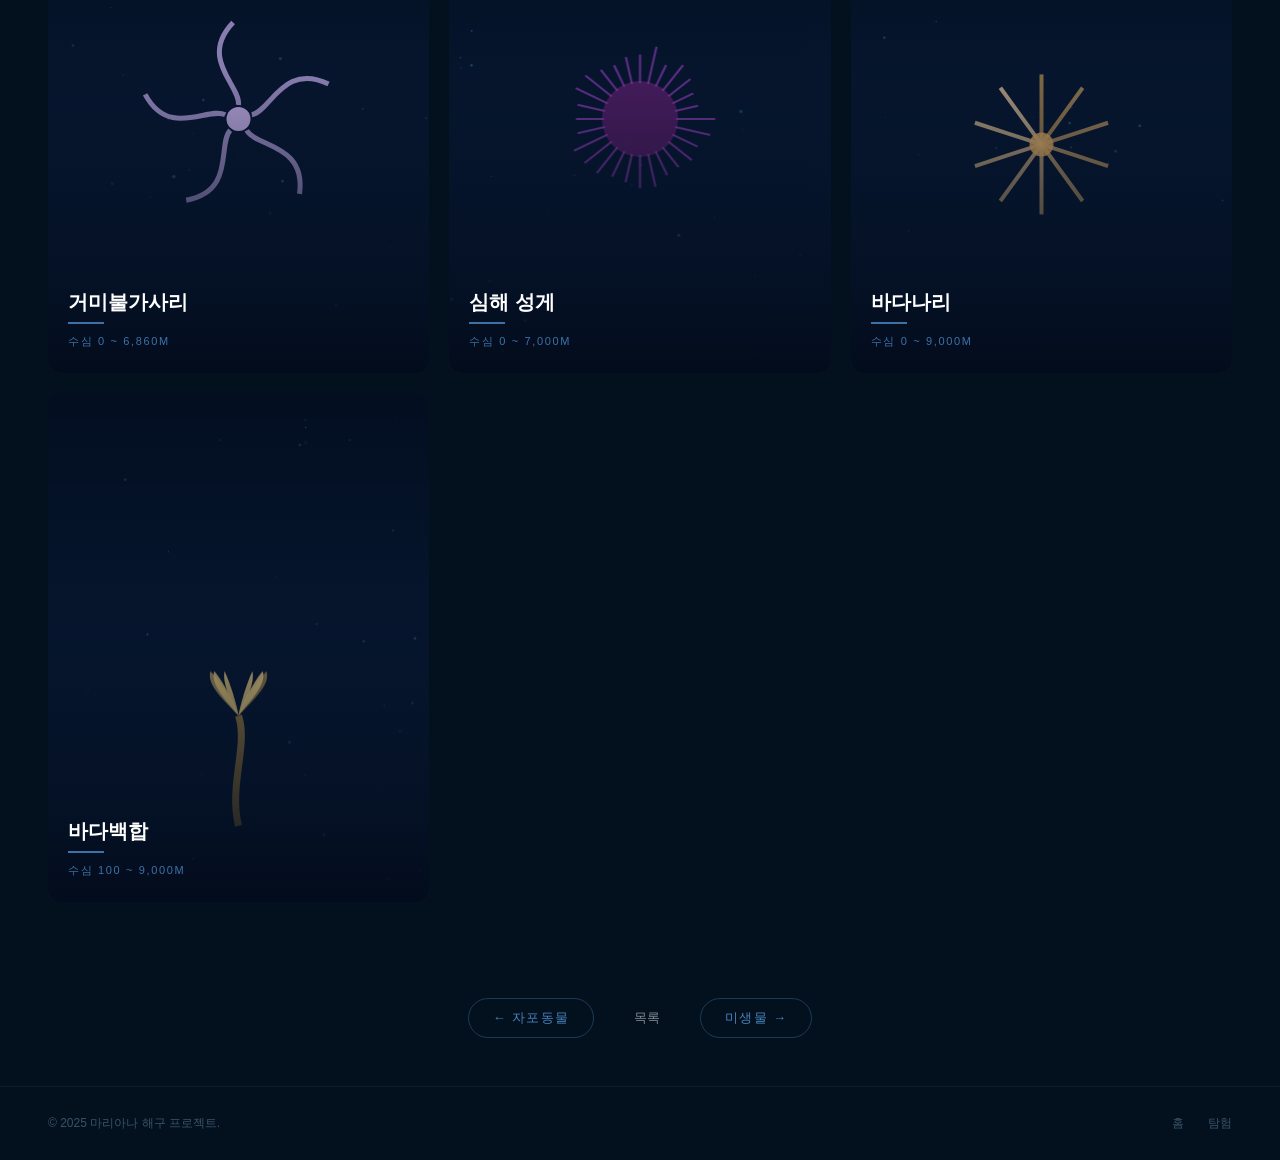
<file: worm.html>
<!DOCTYPE html>
<html lang="ko">
<head>
  <meta charset="UTF-8"/>
  <meta name="viewport" content="width=device-width,initial-scale=1.0"/>
  <title>마리아나 해구 — 환형동물·극피동물</title>
  <link rel="stylesheet" href="style.css"/>
</head>
<body>
<div class="site">
  <nav>
    <div class="nav-logo">M</div>
    <div class="nav-links">
      <a href="index.html">소개</a><a href="explore.html">탐험</a>
      <a href="index.html#creatures">생물</a><a href="index.html#zones">연구</a>
    </div>
    <div class="nav-auth"><a href="#">로그인</a><span class="nav-divider">|</span><a href="#">회원가입</a></div>
  </nav>

  <div class="sub-hero">
    <div class="sub-hero-content">
      <a href="index.html#creatures" class="breadcrumb">← 생물 목록으로</a>
      <div class="sub-tag">Worms & Echinoderms · 환형동물</div>
      <h1 class="sub-title">환형동물 · 극피동물</h1>
      <p class="sub-desc">해저 생태계의 청소부이자 분해자 역할을 하는 심해 생물들.</p>
    </div>
  </div>

  <div class="creature-grid" id="creatureGrid">
    <div class="creature-card" data-idx="0"><canvas></canvas><div class="creature-card-overlay"></div>
      <div class="creature-info"><div class="creature-name">관벌레</div><div class="creature-name-divider"></div>
        <div class="creature-desc">열수분출공에서 길이 2m 이상 자라며 화학합성으로 생존합니다. 소화 기관이 없어 공생 박테리아에 의존합니다.</div>
        <div class="creature-depth">수심 2,000 ~ 4,000m</div></div></div>

    <div class="creature-card" data-idx="1"><canvas></canvas><div class="creature-card-overlay"></div>
      <div class="creature-info"><div class="creature-name">폴리키트</div><div class="creature-name-divider"></div>
        <div class="creature-desc">수천 종이 심해 전역에 분포하는 다모류 털갯지렁이. 생물발광을 이용해 짝을 유인합니다.</div>
        <div class="creature-depth">수심 0 ~ 11,000m</div></div></div>

    <div class="creature-card" data-idx="2"><canvas></canvas><div class="creature-card-overlay"></div>
      <div class="creature-info"><div class="creature-name">좀비 벌레</div><div class="creature-name-divider"></div>
        <div class="creature-desc">고래 뼈 속 기름과 단백질을 분해하며 서식하는 오세닥스. 뿌리처럼 생긴 기관으로 뼈에 파고듭니다.</div>
        <div class="creature-depth">수심 50 ~ 4,000m</div></div></div>

    <div class="creature-card" data-idx="3"><canvas></canvas><div class="creature-card-overlay"></div>
      <div class="creature-info"><div class="creature-name">불꽃 벌레</div><div class="creature-name-divider"></div>
        <div class="creature-desc">몸에서 빛을 내며 분절된 강모로 이동합니다. 강모에 독 성분이 있어 포식자를 물리칩니다.</div>
        <div class="creature-depth">수심 0 ~ 3,000m</div></div></div>

    <div class="creature-card" data-idx="4"><canvas></canvas><div class="creature-card-overlay"></div>
      <div class="creature-info"><div class="creature-name">심해 해삼</div><div class="creature-name-divider"></div>
        <div class="creature-desc">해저 퇴적물을 먹으며 생태계 청소부 역할을 합니다. 위협 시 내장을 뿜어내 포식자를 교란합니다.</div>
        <div class="creature-depth">수심 0 ~ 10,000m</div></div></div>

    <div class="creature-card" data-idx="5"><canvas></canvas><div class="creature-card-overlay"></div>
      <div class="creature-info"><div class="creature-name">심해 불가사리</div><div class="creature-name-divider"></div>
        <div class="creature-desc">극도로 느린 신진대사로 극한 환경을 생존합니다. 팔 하나가 잘려도 재생할 수 있습니다.</div>
        <div class="creature-depth">수심 0 ~ 9,000m</div></div></div>

    <div class="creature-card" data-idx="6"><canvas></canvas><div class="creature-card-overlay"></div>
      <div class="creature-info"><div class="creature-name">거미불가사리</div><div class="creature-name-divider"></div>
        <div class="creature-desc">가느다란 팔로 해저를 기어다니며 먹이를 탐색합니다. 불가사리보다 팔이 훨씬 길고 유연합니다.</div>
        <div class="creature-depth">수심 0 ~ 6,860m</div></div></div>

    <div class="creature-card" data-idx="7"><canvas></canvas><div class="creature-card-overlay"></div>
      <div class="creature-info"><div class="creature-name">심해 성게</div><div class="creature-name-divider"></div>
        <div class="creature-desc">가시가 거의 없거나 길고 가늘게 변형된 형태. 오랜 수명과 느린 신진대사로 심해에 적응했습니다.</div>
        <div class="creature-depth">수심 0 ~ 7,000m</div></div></div>

    <div class="creature-card" data-idx="8"><canvas></canvas><div class="creature-card-overlay"></div>
      <div class="creature-info"><div class="creature-name">바다나리</div><div class="creature-name-divider"></div>
        <div class="creature-desc">수억 년간 형태가 변하지 않은 살아있는 화석. 꽃처럼 생긴 팔로 플랑크톤을 걸러 먹습니다.</div>
        <div class="creature-depth">수심 0 ~ 9,000m</div></div></div>

    <div class="creature-card" data-idx="9"><canvas></canvas><div class="creature-card-overlay"></div>
      <div class="creature-info"><div class="creature-name">바다백합</div><div class="creature-name-divider"></div>
        <div class="creature-desc">긴 자루로 해저에 고착하여 플랑크톤을 걸러 먹습니다. 4억 8천만 년 전 화석과 거의 동일한 형태입니다.</div>
        <div class="creature-depth">수심 100 ~ 9,000m</div></div></div>
  </div>

  <div class="sub-nav-btns">
    <a href="cnidarian.html" class="sub-nav-btn">← 자포동물</a>
    <a href="index.html#creatures" class="sub-nav-home">목록</a>
    <a href="microbe.html" class="sub-nav-btn">미생물 →</a>
  </div>

  <footer>
    <div class="footer-copy">© 2025 마리아나 해구 프로젝트.</div>
    <div class="footer-links"><a href="index.html">홈</a><a href="explore.html">탐험</a></div>
  </footer>
</div>
<script src="script.js"></script>
</body>
</html>
</file>
<file: style.css>
* { margin: 0; padding: 0; box-sizing: border-box; }

body {
  font-family: -apple-system, BlinkMacSystemFont, 'Segoe UI', sans-serif;
  background: #03111f;
  color: #fff;
  overflow-x: hidden;
}

.site { width: 100%; }

/* ===========================
   NAV
=========================== */
nav {
  display: flex;
  align-items: center;
  justify-content: space-between;
  padding: 20px 48px;
  position: absolute;
  top: 0; left: 0; right: 0;
  z-index: 10;
}

.nav-logo {
  font-size: 22px;
  color: rgba(100,200,255,0.9);
  letter-spacing: 0.15em;
  font-weight: 700;
}

.nav-links { display: flex; gap: 36px; }

.nav-links a {
  font-size: 14px;
  color: rgba(255,255,255,0.65);
  text-decoration: none;
  letter-spacing: 0.05em;
  transition: color 0.2s;
}

.nav-links a:hover { color: #fff; }

.nav-auth {
  display: flex;
  align-items: center;
  gap: 20px;
  font-size: 14px;
}

.nav-auth a {
  text-decoration: none;
  color: rgba(255,255,255,0.55);
  transition: color 0.2s;
}

.nav-auth a:hover { color: #fff; }
.nav-divider { opacity: 0.3; }

/* ===========================
   HERO
=========================== */
.hero {
  position: relative;
  min-height: 100vh;
  display: flex;
  align-items: center;
  overflow: hidden;
}

/* 배경 이미지 레이어 */
.hero-bg-img {
  position: absolute;
  inset: 0;
  z-index: 0;
  background-image: url('images/hero-jellyfish.jpg');
  background-size: cover;
  background-position: center right;
  opacity: 0.65;
  animation: slowZoom 20s ease-in-out infinite alternate;
}

@keyframes slowZoom {
  0%   { transform: scale(1);    background-position: center right; }
  100% { transform: scale(1.06); background-position: 60% center; }
}

/* 파티클 canvas — 이미지 위에 mix-blend-mode로 합성 */
.hero-canvas {
  position: absolute;
  inset: 0;
  width: 100%;
  height: 100%;
  z-index: 1;
  mix-blend-mode: screen;
  pointer-events: none;
}

/* 텍스트 가독성을 위한 좌측 그라데이션 오버레이 */
.hero-overlay {
  position: absolute;
  inset: 0;
  background: linear-gradient(
    100deg,
    rgba(2,12,28,0.92) 35%,
    rgba(2,12,28,0.45) 65%,
    rgba(2,12,28,0.05) 100%
  );
  z-index: 2;
}

.hero-content {
  position: relative;
  z-index: 3;
  padding: 120px 48px 80px;
  max-width: 680px;
}

.hero-tag {
  font-size: 12px;
  letter-spacing: 0.35em;
  color: rgba(100,180,255,0.7);
  text-transform: uppercase;
  margin-bottom: 24px;
  display: flex;
  align-items: center;
  gap: 10px;
}

.hero-tag::before {
  content: '';
  display: inline-block;
  width: 28px;
  height: 1px;
  background: rgba(100,180,255,0.5);
}

.hero-title {
  font-size: clamp(36px,5.5vw,72px);
  font-weight: 700;
  line-height: 1.1;
  letter-spacing: -0.01em;
  margin-bottom: 32px;
}

.hero-title span { display: block; color: #fff; }
.hero-title .accent { color: rgba(100,200,255,0.95); }

.hero-divider {
  width: 60px;
  height: 2px;
  background: rgba(100,180,255,0.6);
  margin-bottom: 28px;
}

.hero-desc {
  font-size: 15px;
  line-height: 1.9;
  color: rgba(200,225,245,0.75);
  max-width: 420px;
  margin-bottom: 44px;
}

.hero-stats {
  display: flex;
  gap: 40px;
  margin-bottom: 44px;
}

.stat-val {
  font-size: 24px;
  font-weight: 600;
  color: rgba(140,210,255,0.95);
  display: block;
}

.stat-label {
  font-size: 11px;
  color: rgba(150,190,220,0.55);
  letter-spacing: 0.1em;
  text-transform: uppercase;
  margin-top: 4px;
}

.hero-btn {
  display: inline-flex;
  align-items: center;
  gap: 10px;
  background: rgba(100,180,255,0.12);
  border: 1px solid rgba(100,180,255,0.45);
  color: rgba(160,220,255,0.9);
  font-size: 14px;
  font-family: inherit;
  padding: 14px 36px;
  border-radius: 40px;
  cursor: pointer;
  letter-spacing: 0.1em;
  transition: all 0.3s;
  text-decoration: none;
}

.hero-btn:hover {
  background: rgba(100,180,255,0.25);
  border-color: rgba(100,180,255,0.8);
  color: #fff;
  transform: translateY(-2px);
  box-shadow: 0 8px 30px rgba(0,100,180,0.25);
}

/* ===========================
   SECTION UNDERWATER
=========================== */
.section-underwater {
  padding: 100px 48px 60px;
  text-align: center;
}

.section-label {
  font-size: 12px;
  letter-spacing: 0.3em;
  color: rgba(100,180,255,0.55);
  text-transform: uppercase;
  margin-bottom: 16px;
}

.section-title {
  font-size: clamp(28px,4vw,48px);
  font-weight: 700;
  color: #fff;
  margin-bottom: 8px;
}

.section-divider {
  width: 50px;
  height: 2px;
  background: rgba(100,180,255,0.5);
  margin: 20px auto 28px;
}

.section-desc {
  font-size: 15px;
  line-height: 1.8;
  color: rgba(180,215,240,0.6);
  max-width: 620px;
  margin: 0 auto;
}

/* ===========================
   CATEGORY GRID
=========================== */
.category-grid {
  display: grid;
  grid-template-columns: repeat(3, minmax(0,1fr));
  gap: 20px;
  padding: 48px 48px 0;
}

.category-card {
  position: relative;
  border-radius: 14px;
  overflow: hidden;
  aspect-ratio: 3/4;
  cursor: pointer;
  background: #041828;
  text-decoration: none;
  display: block;
  transition: transform 0.3s ease;
}

.category-card:hover { transform: translateY(-6px); }

.category-card canvas {
  position: absolute;
  inset: 0;
  width: 100%;
  height: 100%;
}

.category-overlay {
  position: absolute;
  inset: 0;
  background: linear-gradient(180deg, transparent 25%, rgba(2,10,25,0.96) 100%);
  transition: background 0.3s;
}

.category-card:hover .category-overlay {
  background: linear-gradient(180deg, transparent 15%, rgba(2,10,25,0.97) 100%);
}

.category-info {
  position: absolute;
  bottom: 0;
  left: 0; right: 0;
  padding: 28px 22px;
}

.category-tag {
  font-size: 10px;
  letter-spacing: 0.2em;
  color: rgba(100,180,255,0.6);
  text-transform: uppercase;
  margin-bottom: 8px;
}

.category-name {
  font-size: 20px;
  font-weight: 700;
  color: #fff;
  margin-bottom: 4px;
}

.category-sub {
  font-size: 12px;
  color: rgba(100,180,255,0.5);
  letter-spacing: 0.1em;
  margin-bottom: 10px;
}

.category-divider {
  width: 30px;
  height: 1.5px;
  background: rgba(100,180,255,0.4);
  margin-bottom: 10px;
}

.category-desc {
  font-size: 12px;
  color: rgba(180,215,240,0.65);
  line-height: 1.6;
  display: none;
}

.category-card:hover .category-desc { display: block; }

/* ===========================
   VIEW ALL
=========================== */
.view-all-wrap { text-align: center; padding: 40px; }

.view-all {
  font-size: 13px;
  letter-spacing: 0.2em;
  color: rgba(100,180,255,0.5);
  text-transform: uppercase;
  text-decoration: none;
  transition: color 0.2s;
}

.view-all:hover { color: rgba(100,180,255,0.9); }

/* ===========================
   DEPTH ZONES
=========================== */
.depth-zones {
  padding: 80px 48px;
  border-top: 1px solid rgba(100,180,255,0.08);
}

.zones-title {
  font-size: 13px;
  letter-spacing: 0.25em;
  color: rgba(100,180,255,0.5);
  text-transform: uppercase;
  margin-bottom: 40px;
  text-align: center;
}

.zones-list {
  display: grid;
  grid-template-columns: repeat(5, minmax(0,1fr));
  gap: 12px;
}

.zone-item {
  padding: 20px 16px;
  border-radius: 10px;
  border: 1px solid rgba(100,180,255,0.1);
}

.zone-depth {
  font-size: 11px;
  color: rgba(100,180,255,0.5);
  letter-spacing: 0.1em;
  margin-bottom: 8px;
}

.zone-name {
  font-size: 14px;
  font-weight: 600;
  color: rgba(200,230,255,0.85);
  margin-bottom: 6px;
}

.zone-temp {
  font-size: 12px;
  color: rgba(140,190,220,0.5);
}

/* ===========================
   FOOTER
=========================== */
footer {
  padding: 28px 48px;
  border-top: 1px solid rgba(100,180,255,0.08);
  display: flex;
  align-items: center;
  justify-content: space-between;
}

.footer-copy {
  font-size: 12px;
  color: rgba(140,180,210,0.4);
}

.footer-links { display: flex; gap: 24px; }

.footer-links a {
  font-size: 12px;
  color: rgba(140,180,210,0.4);
  text-decoration: none;
  transition: color 0.2s;
}

.footer-links a:hover { color: rgba(140,180,210,0.8); }

/* ===========================
   CREATURE GRID (서브 페이지 공통)
=========================== */
.creature-grid {
  display: grid;
  grid-template-columns: repeat(3, minmax(0,1fr));
  gap: 20px;
  padding: 48px;
}

.creature-card {
  position: relative;
  border-radius: 12px;
  overflow: hidden;
  aspect-ratio: 3/4;
  cursor: pointer;
  background: #041828;
}

.creature-card canvas {
  position: absolute;
  inset: 0;
  width: 100%;
  height: 100%;
}

.creature-card-overlay {
  position: absolute;
  inset: 0;
  background: linear-gradient(180deg, transparent 40%, rgba(2,10,25,0.92) 100%);
}

.creature-info {
  position: absolute;
  bottom: 0; left: 0; right: 0;
  padding: 24px 20px;
}

.creature-name {
  font-size: 20px;
  font-weight: 700;
  color: #fff;
  margin-bottom: 6px;
}

.creature-name-divider {
  width: 36px;
  height: 2px;
  background: rgba(100,180,255,0.6);
  margin-bottom: 10px;
}

.creature-desc {
  font-size: 12px;
  line-height: 1.7;
  color: rgba(180,215,240,0.7);
  display: none;
}

.creature-depth {
  font-size: 11px;
  letter-spacing: 0.15em;
  color: rgba(100,180,255,0.6);
  text-transform: uppercase;
  margin-top: 8px;
}

.creature-card:hover .creature-desc { display: block; }

/* ===========================
   SUB HERO (서브 페이지 공통)
=========================== */
.sub-hero {
  position: relative;
  min-height: 40vh;
  display: flex;
  align-items: flex-end;
  overflow: hidden;
  background: linear-gradient(180deg, #062040 0%, #03111f 100%);
  padding: 80px 48px 60px;
}

.sub-hero::before {
  content: '';
  position: absolute;
  inset: 0;
  background: radial-gradient(ellipse at 60% 40%, rgba(0,80,160,0.3) 0%, transparent 70%);
}

.sub-hero-content { position: relative; z-index: 1; }

.breadcrumb {
  font-size: 13px;
  color: rgba(100,180,255,0.5);
  text-decoration: none;
  letter-spacing: 0.05em;
  display: block;
  margin-bottom: 20px;
  transition: color 0.2s;
}

.breadcrumb:hover { color: rgba(100,180,255,0.9); }

.sub-tag {
  font-size: 11px;
  letter-spacing: 0.3em;
  color: rgba(100,180,255,0.6);
  text-transform: uppercase;
  margin-bottom: 12px;
}

.sub-title {
  font-size: clamp(32px,5vw,60px);
  font-weight: 700;
  color: #fff;
  margin-bottom: 16px;
}

.sub-desc {
  font-size: 15px;
  color: rgba(180,215,240,0.6);
  line-height: 1.7;
  max-width: 500px;
}

/* ===========================
   SUB NAV BUTTONS (서브 페이지 공통)
=========================== */
.sub-nav-btns {
  display: flex;
  align-items: center;
  justify-content: center;
  gap: 20px;
  padding: 48px;
}

.sub-nav-btn {
  font-size: 13px;
  color: rgba(100,180,255,0.7);
  text-decoration: none;
  letter-spacing: 0.1em;
  border: 1px solid rgba(100,180,255,0.25);
  padding: 10px 24px;
  border-radius: 30px;
  transition: all 0.2s;
}

.sub-nav-btn:hover {
  background: rgba(100,180,255,0.1);
  color: rgba(100,180,255,1);
  border-color: rgba(100,180,255,0.5);
}

.sub-nav-home {
  font-size: 13px;
  color: rgba(255,255,255,0.5);
  text-decoration: none;
  padding: 10px 20px;
  transition: color 0.2s;
}

.sub-nav-home:hover { color: #fff; }

.sub-nav-disabled {
  font-size: 13px;
  color: rgba(255,255,255,0.2);
  padding: 10px 24px;
  border: 1px solid rgba(255,255,255,0.08);
  border-radius: 30px;
}

/* ===========================
   EXPLORE PAGE
=========================== */
.explore-wrap { position: relative; min-height: 100vh; }

#exploreCanvas {
  position: fixed;
  inset: 0;
  width: 100%;
  height: 100%;
  z-index: 0;
  pointer-events: none;
}

.explore-sections { position: relative; z-index: 1; }

.exp-section {
  min-height: 100vh;
  display: flex;
  align-items: center;
  justify-content: center;
  padding: 60px 24px;
}

.exp-card {
  max-width: 560px;
  width: 100%;
  background: rgba(255,255,255,0.05);
  border: 1px solid rgba(255,255,255,0.1);
  border-radius: 20px;
  padding: 32px;
  backdrop-filter: blur(8px);
  position: relative;
}

.exp-badge {
  display: inline-block;
  font-size: 11px;
  letter-spacing: 0.2em;
  text-transform: uppercase;
  padding: 4px 14px;
  border-radius: 20px;
  margin-bottom: 16px;
  background: rgba(100,200,255,0.1);
  color: rgba(120,200,255,0.8);
  border: 1px solid rgba(100,200,255,0.2);
}

.exp-name {
  font-size: 26px;
  font-weight: 700;
  color: rgba(220,240,255,0.9);
  margin-bottom: 8px;
}

.exp-meta {
  font-size: 13px;
  color: rgba(120,180,220,0.7);
  margin-bottom: 20px;
}

.exp-text {
  font-size: 15px;
  line-height: 1.8;
  color: rgba(180,220,250,0.75);
}

.exp-text strong {
  color: rgba(140,210,255,0.95);
  font-weight: 600;
}

.exp-creature {
  position: absolute;
  right: -20px;
  top: 50%;
  transform: translateY(-50%);
  font-size: 48px;
  opacity: 0.6;
  animation: float 4s ease-in-out infinite;
}

.exp-stats-row {
  display: flex;
  gap: 24px;
  margin-top: 24px;
  padding-top: 16px;
  border-top: 1px solid rgba(80,120,160,0.2);
  flex-wrap: wrap;
}

.mini-val {
  font-size: 18px;
  font-weight: 600;
  color: rgba(120,190,230,0.9);
  display: block;
}

.mini-label {
  font-size: 11px;
  color: rgba(100,160,200,0.6);
  margin-top: 2px;
}

#depth-bar {
  position: fixed;
  right: 16px;
  top: 50%;
  transform: translateY(-50%);
  z-index: 100;
  display: flex;
  flex-direction: column;
  align-items: center;
  gap: 6px;
}

.depth-label-bar {
  font-size: 10px;
  color: rgba(150,200,240,0.5);
  writing-mode: vertical-rl;
  letter-spacing: 0.1em;
}

.bar-track {
  width: 3px;
  height: 160px;
  background: rgba(100,180,255,0.1);
  border-radius: 2px;
  position: relative;
}

.bar-fill {
  width: 100%;
  background: linear-gradient(180deg,#64c8ff,#0050a0,#001a3a);
  border-radius: 2px;
  transition: height 0.5s ease;
  position: absolute;
  top: 0;
  height: 0%;
}

.bar-dot {
  width: 9px;
  height: 9px;
  border-radius: 50%;
  background: #64c8ff;
  position: absolute;
  left: 50%;
  transform: translateX(-50%);
  transition: top 0.5s ease;
  box-shadow: 0 0 8px rgba(100,200,255,0.8);
  top: 0%;
}

.depth-display {
  position: fixed;
  top: 20px;
  right: 50px;
  z-index: 100;
  background: rgba(0,30,60,0.7);
  border: 1px solid rgba(100,180,255,0.2);
  color: rgba(120,200,255,0.8);
  font-size: 12px;
  font-family: monospace;
  padding: 6px 14px;
  border-radius: 12px;
  letter-spacing: 0.1em;
}

.back-btn {
  position: fixed;
  top: 20px;
  left: 20px;
  z-index: 100;
  background: rgba(0,50,100,0.6);
  border: 1px solid rgba(100,180,255,0.3);
  color: rgba(150,210,255,0.8);
  font-size: 13px;
  font-family: inherit;
  padding: 8px 18px;
  border-radius: 20px;
  cursor: pointer;
  transition: all 0.2s;
  text-decoration: none;
}

.back-btn:hover {
  background: rgba(0,80,150,0.7);
  color: #a8deff;
}

@keyframes float {
  0%,100% { transform: translateY(-50%) rotate(-5deg); }
  50%      { transform: translateY(calc(-50% - 12px)) rotate(5deg); }
}
</file>
